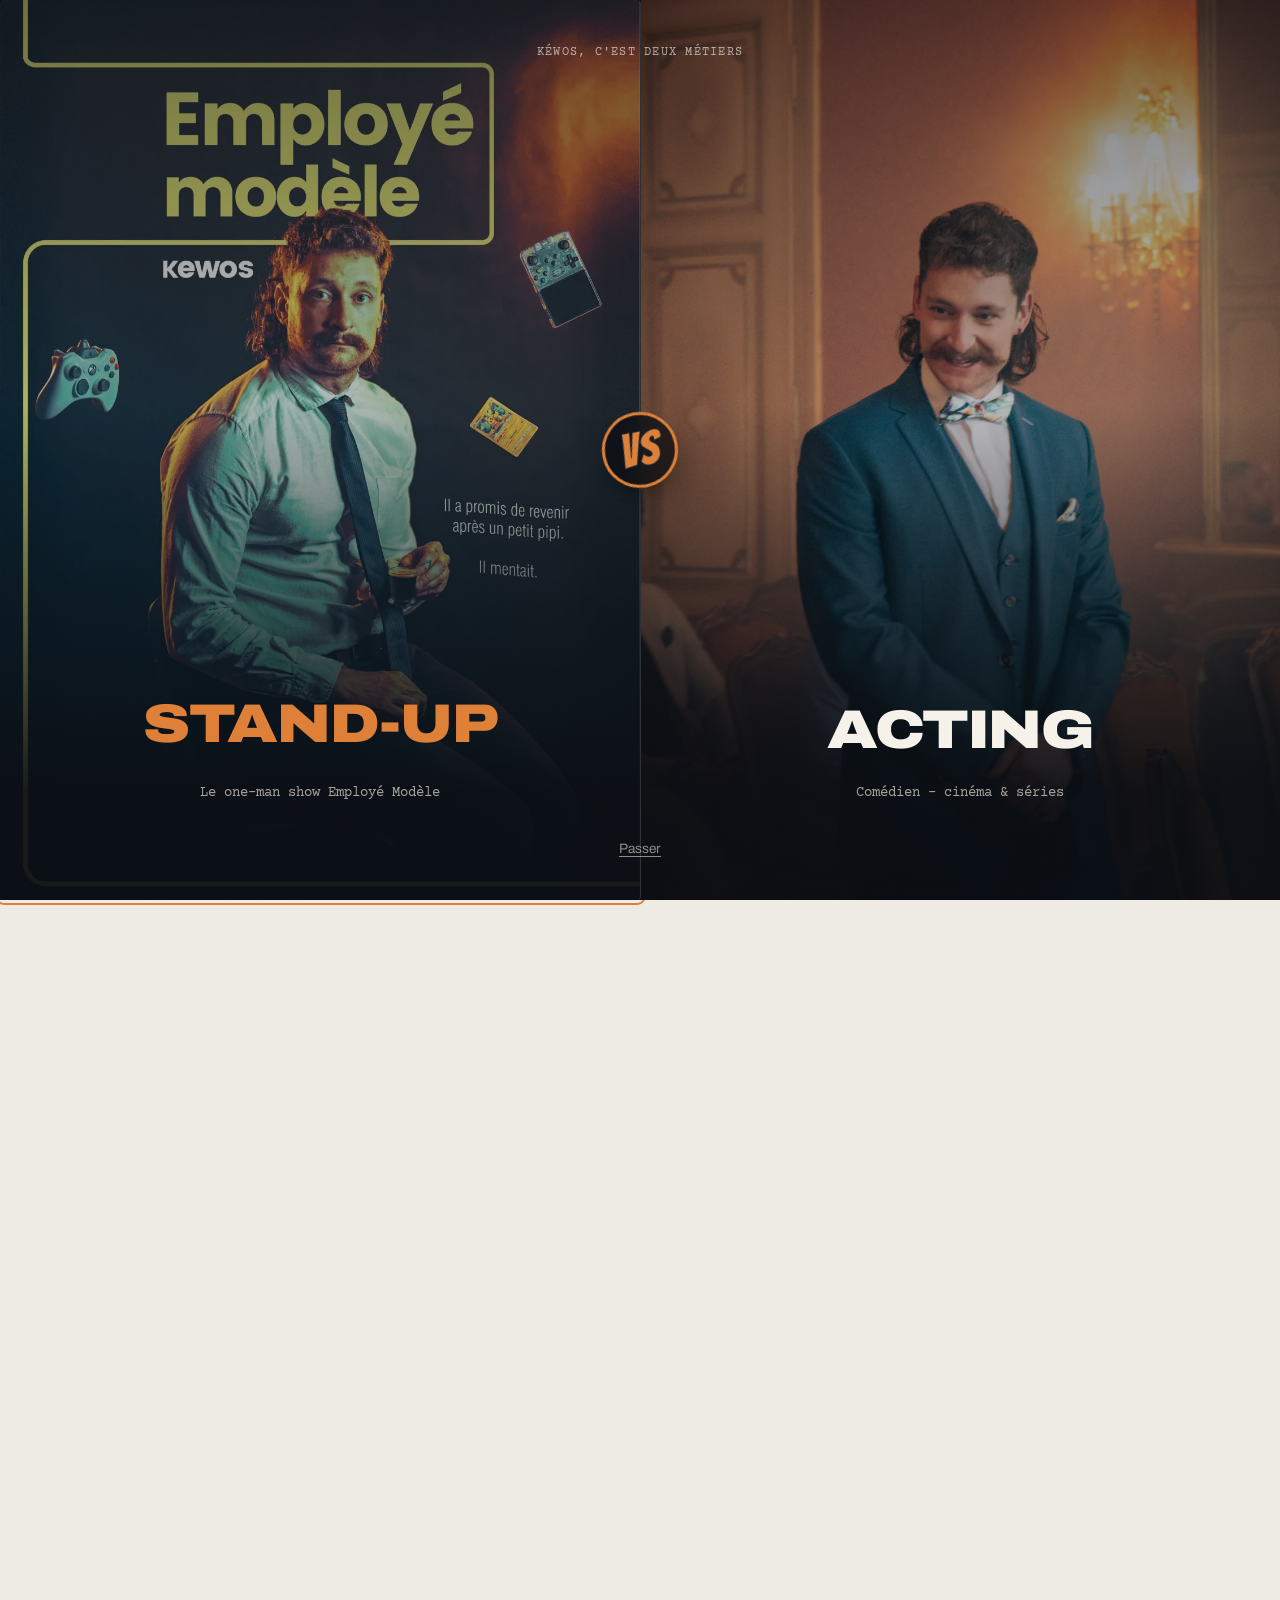
<file: index.html>
<!DOCTYPE html>
<html lang="fr">
<head>
<meta charset="utf-8">
<meta name="viewport" content="width=device-width, initial-scale=1">
<title>Kéwos – Employé Modèle | Site officiel de l'humoriste</title>
<meta name="description" content="Kéwos, acteur et humoriste originaire du Grand Est, en tournée avec son one-man show Employé Modèle. Toutes les dates, la billetterie, les vidéos et le contact pro.">
<link rel="canonical" href="https://www.lekewos.fr/">
<link rel="icon" href="favicon.svg" type="image/svg+xml">

<!-- Open Graph / partages : les réseaux exigent des adresses complètes -->
<meta property="og:type" content="website">
<meta property="og:locale" content="fr_FR">
<meta property="og:site_name" content="Kéwos">
<meta property="og:url" content="https://www.lekewos.fr/">
<meta property="og:title" content="Kéwos – Employé Modèle">
<meta property="og:description" content="Le one-man show de Kéwos sur les galères professionnelles et la grande question : « tu veux faire quoi plus tard ? »">
<meta property="og:image" content="https://www.lekewos.fr/images/partage.jpg">
<meta property="og:image:width" content="1200">
<meta property="og:image:height" content="630">
<meta name="twitter:card" content="summary_large_image">
<meta name="theme-color" content="#0F3043">

<link rel="preconnect" href="https://fonts.googleapis.com">
<link rel="preconnect" href="https://fonts.gstatic.com" crossorigin>
<link href="https://fonts.googleapis.com/css2?family=Archivo:ital,wdth,wght@0,62..125,100..900;1,62..125,100..900&family=Courier+Prime:wght@400;700&family=Bangers&display=swap" rel="stylesheet">
<link rel="stylesheet" href="css/style.css">

<!-- Fiche artiste pour Google -->
<script type="application/ld+json">
{
  "@context": "https://schema.org",
  "@type": "Person",
  "name": "Kéwos",
  "alternateName": "Kévin Ringenbach",
  "jobTitle": "Acteur, humoriste",
  "url": "https://www.lekewos.fr/",
  "image": "https://www.lekewos.fr/images/partage.jpg",
  "sameAs": [
    "https://www.instagram.com/le_kewos/",
    "https://www.tiktok.com/@le_kewos",
    "https://www.youtube.com/@le_kewos",
    "https://www.facebook.com/profile.php?id=61577376923058"
  ]
}
</script>
</head>
<body>

<a class="skip" href="#contenu">Aller au contenu</a>

<!-- ══════════ ÉCRAN DE CHOIX (Stand-up vs Acting) ══════════ -->
<div class="versus" id="versusGate" role="dialog" aria-modal="true" aria-label="Choisissez votre entrée : Stand-up ou Acting">
  <div class="versus-inner">
    <p class="versus-kicker">Kéwos, c'est deux métiers</p>

    <div class="versus-choices">
      <button class="versus-choice versus-standup" type="button" data-target="#accueil">
        <img src="images/stand-up.webp" alt=""
             data-try="images/stand-up.webp,images/stand-up.jpg,images/stand-up.jpeg,images/stand-up.png" decoding="async">
        <span class="versus-label">Stand-up</span>
        <span class="versus-sub">Le one-man show Employé Modèle</span>
      </button>

      <span class="versus-vs" aria-hidden="true">VS</span>

      <button class="versus-choice versus-acting" type="button" data-target="#acting">
        <img src="images/acting.webp" alt=""
             data-try="images/acting.webp,images/acting.jpg" decoding="async">
        <span class="versus-label">Acting</span>
        <span class="versus-sub">Comédien – cinéma &amp; séries</span>
      </button>
    </div>

    <button class="versus-skip" type="button" id="versusSkip">Passer</button>
  </div>
</div>

<header class="site-header" id="siteHeader">
  <div class="header-inner glass" data-glass>
    <a class="wordmark" href="#accueil">Kéwos</a>

    <nav class="nav" id="nav" aria-label="Navigation principale">
      <span class="nav-pill" aria-hidden="true"></span>
      <a href="#spectacle">Le spectacle</a>
      <a href="#avis">Avis</a>
      <a href="#acting">Acting</a>
      <a href="#dates">Dates</a>
      <a href="#videos">Vidéos</a>
      <a href="#parcours">Parcours</a>
      <a href="#pro">Pro</a>
    </nav>

    <a class="btn btn-solid header-cta" href="#dates">Réserver</a>

    <button class="burger" id="burger" aria-expanded="false" aria-controls="menuMobile" aria-label="Ouvrir le menu">
      <span></span><span></span>
    </button>
  </div>

  <div class="menu-mobile glass" id="menuMobile" data-glass hidden>
    <a href="#spectacle">Le spectacle</a>
    <a href="#avis">Avis du public</a>
    <a href="#acting">Acting</a>
    <a href="#dates">Dates</a>
    <a href="#videos">Vidéos</a>
    <a href="#parcours">Parcours</a>
    <a href="#pro">Contact pro</a>
    <a class="btn btn-solid" href="#dates">Réserver une place</a>
  </div>
</header>

<main id="contenu">

  <!-- ══════════ HERO ══════════ -->
  <section class="hero" id="accueil">
    <div class="hero-media">
      <!-- images/scene.webp : hero-section.jpg allégée (53 Ko au lieu de 2 Mo). -->
      <img src="images/scene.webp" alt="Kéwos sur scène dans son spectacle Employé Modèle"
           data-try="images/scene.webp,hero-section.jpg"
           fetchpriority="high" decoding="async">
    </div>

    <div class="hero-body">
      <p class="hero-kicker">One-man show – écrit et joué par Kévin Ringenbach</p>
      <h1 class="hero-title"><span class="l1">Kéwos</span><span class="l2"><span class="type-line">Employé</span><span class="type-line">Modèle</span></span></h1>
      <p class="hero-pitch">Depuis le collège, une seule question : « tu veux faire quoi plus tard&nbsp;? » Quinze ans de boulots plus tard, toujours pas de réponse. Mais un spectacle, oui.</p>
      <div class="hero-actions">
        <a class="btn btn-solid btn-lg" href="#dates">Voir les dates</a>
        <a class="btn btn-glass btn-lg" href="#videos" data-glass>Regarder les vidéos</a>
      </div>
    </div>

    <!-- Recalculé par le script à partir de la liste des dates (prochaine date non complète). -->
    <a class="hero-next" href="#dates">
      <span class="hero-next-label">Prochaine date</span>
      <span class="hero-next-value">09.12 – Lille (59)</span>
      <span class="hero-next-cta">Il reste des places</span>
    </a>
  </section>

  <!-- ══════════ LE SPECTACLE ══════════ -->
  <section class="section spectacle" id="spectacle">
    <div class="wrap grid-spectacle">

      <div class="fiche" data-reveal>
        <h2 class="section-title">Le spectacle</h2>

        <dl class="fiche-meta">
          <div><dt>Intitulé du poste</dt><dd>Employé Modèle</dd></div>
          <div><dt>Durée</dt><dd>1 h 20, sans pause syndicale</dd></div>
          <div><dt>Public</dt><dd>À partir de 12 ans</dd></div>
          <div><dt>Expérience exigée</dt><dd>Avoir déjà douté un lundi matin</dd></div>
        </dl>

        <div class="prose">
          <p>Kéwos raconte son parcours professionnel : l'entreprise familiale, le food truck, le magasin bio, les figurations, et cette impression tenace que tout le monde autour de lui avait reçu un plan de carrière sauf lui.</p>
          <p>À force de vouloir cocher les cases – le CDI, le crédit, la vie rangée – il enchaîne les postes sans jamais savoir ce qu'il veut vraiment. Entre absurde et sincérité, il transforme ses plantages en spectacle et vous invite à rire de vos propres questions restées sans réponse.</p>
          <p class="prose-out">Il a promis de revenir après un petit pipi. Il mentait.</p>
        </div>

        <a class="btn btn-solid" href="#dates">Réserver une place</a>
      </div>

      <figure class="affiche" data-reveal>
        <img src="images/affiche.webp" alt="Affiche du spectacle Employé Modèle"
             data-try="images/affiche.webp,affiche.jpg,affiche.png,affiche.webp" loading="lazy" decoding="async">
        <figcaption>Employé Modèle – en tournée dans le Grand Est et partout ailleurs</figcaption>
      </figure>

    </div>
  </section>

  <!-- ══════════ AVIS DU PUBLIC ══════════ -->
  <!--
    Avis repris tels quels de Billet Réduc (note et nombre d'avis relevés le 16/10/2026) :
    https://www.billetreduc.com/spectacle/kewos-employe-modele-402364/avis
    Penser à mettre le nombre à jour de temps en temps (ici et sur sousbock.html).
  -->
  <section class="section avis-section" id="avis">
    <div class="wrap">
      <header class="section-head" data-reveal>
        <h2 class="section-title">Ils y étaient</h2>
        <p class="section-note">Ce que les spectateurs en disent sur Billet Réduc. Le public ne ment pas, il est juste parfois un peu enthousiaste.</p>
      </header>

      <dl class="avis-stats" data-stagger>
        <div data-reveal><dt>note moyenne sur Billet Réduc</dt><dd>10/10</dd></div>
        <div data-reveal><dt>avis de spectateurs</dt><dd>141</dd></div>
        <div data-reveal><dt>prix du public (Drôlement bien) et prix du jury (Les Otarires)</dt><dd>2 prix</dd></div>
      </dl>

      <div class="avis-grid" data-stagger>
        <figure class="avis" data-reveal>
          <p class="avis-stars" aria-label="10 sur 10">★★★★★</p>
          <h3>Une pépite à découvrir</h3>
          <blockquote><p>«&nbsp;Si vous avez l'occasion, allez le voir sur scène, ça vaut vraiment le détour. J'ai découvert Kéwos sur Instagram depuis peu et j'ai accroché dès les premiers sketchs. De passage également sur Avignon, je n'ai pas hésité&nbsp;! Une très belle découverte, et je vais suivre la suite avec plaisir&nbsp;! Je recommande à 100&nbsp;%.&nbsp;»</p></blockquote>
          <figcaption>Jessica <span>· juillet 2026</span></figcaption>
        </figure>
        <figure class="avis" data-reveal>
          <p class="avis-stars" aria-label="10 sur 10">★★★★★</p>
          <h3>Un spectacle qui tue&nbsp;!</h3>
          <blockquote><p>«&nbsp;Drôle et émouvant, c'est bien écrit et très malin&nbsp;! Avec une super première partie qui met en appétit, c'était génial&nbsp;!&nbsp;»</p></blockquote>
          <figcaption>Bénédicte <span>· septembre 2026</span></figcaption>
        </figure>
        <figure class="avis" data-reveal>
          <p class="avis-stars" aria-label="10 sur 10">★★★★★</p>
          <h3>Une bonne surprise</h3>
          <blockquote><p>«&nbsp;Nous avons pris nos billets sans trop savoir à quoi nous attendre, juste après avoir découvert un de ses sketches sur Instagram. Nous n'avons pas regretté notre soirée. Un spectacle drôle et sans temps morts où Kéwos donne de sa personne en incarnant divers personnages&nbsp;; celui du grand-père laisse transparaître ses origines alsaciennes. Kéwos est parvenu à nous tenir en haleine jusqu'à la fin, d'ailleurs plutôt inattendue.&nbsp;»</p></blockquote>
          <figcaption>Arlette <span>· juillet 2026</span></figcaption>
        </figure>
        <figure class="avis" data-reveal>
          <p class="avis-stars" aria-label="10 sur 10">★★★★★</p>
          <h3>Kevinou au top</h3>
          <blockquote><p>«&nbsp;Bravo pour ce moment rempli d'amour, d'authenticité et surtout de fou rire&nbsp;!&nbsp;»</p></blockquote>
          <figcaption>Nicolas <span>· septembre 2026</span></figcaption>
        </figure>
        <figure class="avis" data-reveal>
          <p class="avis-stars" aria-label="10 sur 10">★★★★★</p>
          <h3>Excellent</h3>
          <blockquote><p>«&nbsp;Kéwos a vraiment été excellent, autant dans la manière de nous faire rire que dans l'accueil de ses spectateurs. Je recommande à 100&nbsp;%.&nbsp;»</p></blockquote>
          <figcaption>Morgan <span>· juillet 2026</span></figcaption>
        </figure>
        <figure class="avis" data-reveal>
          <p class="avis-stars" aria-label="10 sur 10">★★★★★</p>
          <h3>Franchement top</h3>
          <blockquote><p>«&nbsp;On a passé un super moment du début à la fin, un spectacle drôle, authentique et aussi émouvant, merci encore&nbsp;!&nbsp;»</p></blockquote>
          <figcaption>Léa <span>· septembre 2026</span></figcaption>
        </figure>
      </div>

      <p class="avis-source" data-reveal><a href="https://www.billetreduc.com/spectacle/kewos-employe-modele-402364/avis" target="_blank" rel="noopener">Lire les 141 avis sur Billet Réduc</a></p>
    </div>
  </section>

  <!-- ══════════ ACTING ══════════ -->
  <!-- Crédits et bande démo repris du site officiel lekewos.fr. -->
  <section class="section acting" id="acting">
    <div class="wrap grid-acting">

      <figure class="acting-still" data-reveal>
        <img src="images/acting.webp" alt="Kéwos, alias Kévin Ringenbach, en tournage"
             data-try="images/acting.webp,images/acting.jpg" loading="lazy" decoding="async">
        <figcaption>Kévin Ringenbach – comédien pour le cinéma et les séries</figcaption>
      </figure>

      <div class="fiche" data-reveal>
        <h2 class="section-title">Acting</h2>

        <dl class="fiche-meta">
          <div><dt>Nom de scène</dt><dd>Kéwos</dd></div>
          <div><dt>Nom civil</dt><dd>Kévin Ringenbach</dd></div>
          <div><dt>Cinéma</dt><dd>L'Amour ouf, Claude, Du fioul dans les artères</dd></div>
          <div><dt>TV &amp; séries</dt><dd>Scènes de ménages, Face à Face (S3), Le Livreur de Noël, César Wagner (S3), Tapie (Netflix)</dd></div>
          <div><dt>Basé à</dt><dd>Grand Est – mobile France entière</dd></div>
        </dl>

        <!-- Crédits repris du CV (documents/kewos-cv.pdf). -->
        <div class="prose">
          <p>Avant la scène, il y a eu les plateaux, et il y en a toujours&nbsp;: une silhouette dans <em>L'Amour ouf</em> de Gilles Lellouche, des rôles dans <em>Claude</em> de Clément Michel et <em>Du fioul dans les artères</em>, à la télévision dans <em>Scènes de ménages</em>, <em>Face à Face</em> ou <em>César Wagner</em>, et Rudi Völler dans <em>Tapie</em> sur Netflix.</p>
          <p>Aujourd'hui, Kéwos continue de mener les deux de front – la scène du stand-up et celle du tournage – avec la même énergie comique.</p>
        </div>

        <!-- Extrait M6 hébergé sur le site (videos/scenes-de-menages.mp4). -->
        <p class="acting-tv-kicker">Vu à la télé</p>
        <button class="video-play acting-tv" type="button" data-video="videos/scenes-de-menages.mp4" data-title="Kéwos dans Scènes de ménages (M6)">
          <img src="images/scenes-de-menages.webp" alt="" loading="lazy" decoding="async">
          <span class="video-icon" aria-hidden="true"></span>
          <span class="video-label">Kéwos dans Scènes de ménages<em>M6 · 40 s</em></span>
        </button>

        <div class="fiche-actions">
          <button class="btn btn-solid" type="button" data-yt="v7IOo6DcUmQ" data-title="Bande démo – Kévin Ringenbach">Voir la bande démo</button>
          <a class="btn btn-line" href="casting.html">Contacter pour un casting</a>
        </div>
        <p class="fiche-docs">À télécharger&nbsp;: <a href="documents/kewos-cv.pdf" target="_blank" rel="noopener">CV</a> · <a href="documents/kewos-book-photos.pdf" target="_blank" rel="noopener">Book photos</a> <span>(PDF)</span></p>
      </div>

    </div>
  </section>

  <!-- ══════════ DATES ══════════ -->
  <!--
    Dates à venir uniquement, reprises de taplink.cc/kewos le 07/11/2026 (heures : billetteries des salles).
    Une date passée disparaît d'elle-même le lendemain grâce au script, mais pensez
    à la retirer ici aussi. Pour une date complète : <span class="stamp">Complet</span>.
  -->
  <section class="section dates" id="dates">
    <div class="wrap">
      <header class="section-head" data-reveal>
        <h2 class="section-title">Les dates</h2>
        <p class="section-note">Une salle près de chez vous manque à l'appel&nbsp;? <a href="#pro">Écrivez-moi</a>, je transmets aux programmateurs.</p>
      </header>

      <ol class="date-list" data-stagger>

        <li class="date-row" data-reveal>
          <time class="date-when" datetime="2026-11-11"><span class="d">11</span><span class="m">nov.</span><span class="y">2026</span></time>
          <span class="date-where"><strong>Strasbourg</strong><em>(67) · La Péniche Mécanique</em></span>
          <span class="date-status"><span class="stamp">Complet</span></span>
        </li>

        <li class="date-row" data-reveal>
          <time class="date-when" datetime="2026-12-09T21:00"><span class="d">09</span><span class="m">déc.</span><span class="y">2026</span></time>
          <span class="date-where"><strong>Lille</strong><em>(59) · Le Spotlight · 21h</em></span>
          <span class="date-status"><a class="btn btn-line" href="https://billetterie-spotlight.mapado.com/event/693629-kewos-employe-modele?eventDate=2679991" target="_blank" rel="noopener">Réserver</a></span>
        </li>

        <li class="date-row" data-reveal>
          <time class="date-when" datetime="2026-12-30T19:45"><span class="d">30</span><span class="m">déc.</span><span class="y">2026</span></time>
          <span class="date-where"><strong>Paris</strong><em>(75) · Théâtre La Boussole · 19h45</em></span>
          <span class="date-status"><a class="btn btn-line" href="https://www.vostickets.fr/Billet/FR/representation-THEATRE_BOUSSOLE-36565-0.wb" target="_blank" rel="noopener">Réserver</a></span>
        </li>

        <li class="date-row" data-reveal>
          <time class="date-when" datetime="2027-01-27T20:00"><span class="d">27</span><span class="m">janv.</span><span class="y">2027</span></time>
          <span class="date-where"><strong>Metz</strong><em>(57) · La Comédie de Metz · 20h</em></span>
          <span class="date-status"><a class="btn btn-line" href="https://comediedemetz.mapado.com/event/855535-kewos-dans-employe-modele" target="_blank" rel="noopener">Réserver</a></span>
        </li>

        <li class="date-row" data-reveal>
          <time class="date-when" datetime="2027-01-29T20:30"><span class="d">29</span><span class="m">janv.</span><span class="y">2027</span></time>
          <span class="date-where"><strong>Ribeauvillé</strong><em>(68) · Casino Barrière · 20h30</em></span>
          <span class="date-status"><span class="stamp">Complet</span></span>
        </li>

        <li class="date-row" data-reveal>
          <time class="date-when" datetime="2027-01-30T20:30"><span class="d">30</span><span class="m">janv.</span><span class="y">2027</span></time>
          <span class="date-where"><strong>Ribeauvillé</strong><em>(68) · Casino Barrière · 20h30</em></span>
          <span class="date-status"><span class="stamp">Complet</span></span>
        </li>

        <li class="date-row" data-reveal>
          <time class="date-when" datetime="2027-02-02"><span class="d">02</span><span class="m">févr.</span><span class="y">2027</span></time>
          <span class="date-where"><strong>Gerstheim</strong><em>(67) · Bistrot éphémère</em></span>
          <span class="date-status"><a class="btn btn-line" href="https://www.helloasso.com/associations/association-hbc-gerstheim/evenements/bistrot-ephemere-spectacle-kewos-1" target="_blank" rel="noopener">Réserver</a></span>
        </li>

        <li class="date-row" data-reveal>
          <time class="date-when" datetime="2027-02-17T20:00"><span class="d">17</span><span class="m">févr.</span><span class="y">2027</span></time>
          <span class="date-where"><strong>Besançon</strong><em>(25) · La Comédie de Besançon · 20h</em></span>
          <span class="date-status"><a class="btn btn-line" href="https://billetterie-comediedebesancon.mapado.com/event/861548-kewos-employe-modele" target="_blank" rel="noopener">Réserver</a></span>
        </li>

        <li class="date-row" data-reveal>
          <time class="date-when" datetime="2027-03-04"><span class="d">04</span><span class="m">mars</span><span class="y">2027</span></time>
          <span class="date-where"><strong>Brive-la-Gaillarde</strong><em>(19) · L’Improviste</em></span>
          <span class="date-status"><a class="btn btn-line" href="https://www.billetweb.fr/kewos-dans-employe-modele&amp;multi=44404&amp;ref=44404&amp;color=E53170&amp;parent=1" target="_blank" rel="noopener">Réserver</a></span>
        </li>

        <li class="date-row" data-reveal>
          <time class="date-when" datetime="2027-03-05T21:15"><span class="d">05</span><span class="m">mars</span><span class="y">2027</span></time>
          <span class="date-where"><strong>Toulouse</strong><em>(31) · Le Citron Bleu · 21h15</em></span>
          <span class="date-status"><a class="btn btn-line" href="https://www.lecitronbleu.fr/la-programmation/employe-modele-5/individual-registration" target="_blank" rel="noopener">Réserver</a></span>
        </li>

        <li class="date-row" data-reveal>
          <time class="date-when" datetime="2027-03-06T21:15"><span class="d">06</span><span class="m">mars</span><span class="y">2027</span></time>
          <span class="date-where"><strong>Toulouse</strong><em>(31) · Le Citron Bleu · 21h15</em></span>
          <span class="date-status"><a class="btn btn-line" href="https://www.lecitronbleu.fr/la-programmation/employe-modele-6/individual-registration" target="_blank" rel="noopener">Réserver</a></span>
        </li>

      </ol>
    </div>
  </section>

  <!-- ══════════ VIDÉOS ══════════ -->
  <section class="section videos" id="videos">
    <div class="wrap">
      <header class="section-head" data-reveal>
        <h2 class="section-title">Vidéos</h2>
        <p class="section-note">Le spectacle, les passages sur scène, et quelques trucs filmés dans une cuisine.</p>
      </header>

      <!-- Vidéos YouTube de @le_kewos reprises de lekewos.fr. data-yt = ce qui suit v= dans l'adresse. -->
      <p class="videos-kicker" data-reveal>Sur YouTube</p>
      <div class="video-grid" data-stagger>
        <article class="video" data-reveal>
          <button class="video-play" data-yt="4GRtOl8VH_w" data-title="Employé Modèle">
            <img src="https://i.ytimg.com/vi/4GRtOl8VH_w/hqdefault.jpg" alt="" loading="lazy" decoding="async">
            <span class="video-icon" aria-hidden="true"></span>
            <span class="video-label">Employé Modèle<em>Lire la vidéo</em></span>
          </button>
        </article>
        <article class="video" data-reveal>
          <button class="video-play" data-yt="7wVqvTNIW6o" data-title="L'invité – Kéwos">
            <img src="https://i.ytimg.com/vi/7wVqvTNIW6o/hqdefault.jpg" alt="" loading="lazy" decoding="async">
            <span class="video-icon" aria-hidden="true"></span>
            <span class="video-label">L'invité – Kéwos<em>Lire la vidéo</em></span>
          </button>
        </article>
        <article class="video" data-reveal>
          <button class="video-play" data-yt="gYkX5cPIC4E" data-title="After show à l'Ed&amp;n de Sausheim">
            <img src="https://i.ytimg.com/vi/gYkX5cPIC4E/hqdefault.jpg" alt="" loading="lazy" decoding="async">
            <span class="video-icon" aria-hidden="true"></span>
            <span class="video-label">After show à l'Ed&amp;n de Sausheim<em>Lire la vidéo</em></span>
          </button>
        </article>
        <article class="video" data-reveal>
          <button class="video-play" data-yt="oW-xAyQh93s" data-title="T'as pas encore pris ta place ?">
            <img src="https://i.ytimg.com/vi/oW-xAyQh93s/hqdefault.jpg" alt="" loading="lazy" decoding="async">
            <span class="video-icon" aria-hidden="true"></span>
            <span class="video-label">T'as pas encore pris ta place&nbsp;?<em>Lire la vidéo</em></span>
          </button>
        </article>
      </div>

      <!-- Vrais Shorts YouTube de @le_kewos. -->
      <p class="videos-kicker" data-reveal>Avec Papy</p>
      <div class="shorts-grid" data-stagger>
        <article class="video video-short" data-reveal>
          <button class="video-play" data-yt="Fo1-hZzLWLo" data-ratio="9/16" data-title="La gnôle de Papy">
            <img src="https://i.ytimg.com/vi/Fo1-hZzLWLo/hqdefault.jpg" alt="" loading="lazy" decoding="async">
            <span class="video-icon" aria-hidden="true"></span>
            <span class="video-label">La gnôle de Papy<em>Lire le short</em></span>
          </button>
        </article>
        <article class="video video-short" data-reveal>
          <button class="video-play" data-yt="wF2DDT-vLxo" data-ratio="9/16" data-title="Le bois">
            <img src="https://i.ytimg.com/vi/wF2DDT-vLxo/hqdefault.jpg" alt="" loading="lazy" decoding="async">
            <span class="video-icon" aria-hidden="true"></span>
            <span class="video-label">Le bois<em>Lire le short</em></span>
          </button>
        </article>
        <article class="video video-short" data-reveal>
          <button class="video-play" data-yt="DBTcARFs3so" data-ratio="9/16" data-title="Le jardin">
            <img src="https://i.ytimg.com/vi/DBTcARFs3so/hqdefault.jpg" alt="" loading="lazy" decoding="async">
            <span class="video-icon" aria-hidden="true"></span>
            <span class="video-label">Le jardin<em>Lire le short</em></span>
          </button>
        </article>
      </div>

      <!-- Vraies publications vidéo de @le_kewos. Pour en ajouter une : ouvrir le reel/post sur
           Instagram → icône ⋯ → « Intégrer » → copier l'URL et la coller dans un nouvel article,
           en suivant exactement le modèle ci-dessous (deux data-instgrm-permalink identiques). -->
      <p class="videos-kicker" data-reveal>Sur Instagram</p>
      <div class="insta-grid" data-stagger>
        <article class="insta-card" data-reveal>
          <blockquote class="instagram-media" data-instgrm-permalink="https://www.instagram.com/reel/DVv6uUaCENL/" data-instgrm-version="14">
            <a href="https://www.instagram.com/reel/DVv6uUaCENL/" target="_blank" rel="noopener">Voir sur Instagram</a>
          </blockquote>
        </article>
        <article class="insta-card" data-reveal>
          <blockquote class="instagram-media" data-instgrm-permalink="https://www.instagram.com/reel/DTaXDFFDaus/" data-instgrm-version="14">
            <a href="https://www.instagram.com/reel/DTaXDFFDaus/" target="_blank" rel="noopener">Voir sur Instagram</a>
          </blockquote>
        </article>
        <article class="insta-card" data-reveal>
          <blockquote class="instagram-media" data-instgrm-permalink="https://www.instagram.com/p/DGVdkOFoYPr/" data-instgrm-version="14">
            <a href="https://www.instagram.com/p/DGVdkOFoYPr/" target="_blank" rel="noopener">Voir sur Instagram</a>
          </blockquote>
        </article>
      </div>

      <p class="videos-more" data-reveal>Le reste est sur <a class="link-glass" href="https://www.instagram.com/le_kewos/" data-glass target="_blank" rel="noopener">Instagram</a> et <a class="link-glass" href="https://www.youtube.com/@le_kewos" data-glass target="_blank" rel="noopener">YouTube</a>.</p>
    </div>
  </section>

  <!-- ══════════ PARCOURS ══════════ -->
  <section class="section parcours" id="parcours">
    <div class="wrap grid-parcours">

      <div class="parcours-intro" data-reveal>
        <h2 class="section-title">Le parcours</h2>
        <p>Kévin Ringenbach, alias Kéwos, est né à Guebwiller et a mis quinze ans à trouver le seul métier où son CV devient un argument de vente.</p>
        <figure class="portrait">
          <img src="images/portrait.webp" alt="Portrait de Kéwos"
               data-try="images/portrait.webp,images/portrait.jpg,portrait.jpg,portrait.png" loading="lazy" decoding="async">
        </figure>
      </div>

      <ol class="cv" data-stagger>
        <li class="cv-item" data-reveal><span class="cv-year">2010</span><h3>Entreprise familiale</h3><p>Le plan tout tracé. Tracé par quelqu'un d'autre.</p></li>
        <li class="cv-item" data-reveal><span class="cv-year">2014</span><h3>Food truck</h3><p>Indépendance, liberté, friteuse.</p></li>
        <li class="cv-item" data-reveal><span class="cv-year">2017</span><h3>Magasin bio</h3><p>Vendre du sens à des gens qui en cherchaient aussi.</p></li>
        <li class="cv-item" data-reveal><span class="cv-year">2019</span><h3>Figuration cinéma &amp; séries</h3><p>Silhouettes et seconds rôles dans <em>Tapie</em>, <em>Le Livreur de Noël</em>, <em>Face à Face</em> et <em>César Wagner</em>.</p></li>
        <li class="cv-item cv-now" data-reveal><span class="cv-year">2022</span><h3>Humoriste</h3><p>Premier passage en scène ouverte. Le seul poste qu'il n'a jamais eu envie de quitter.</p></li>
      </ol>

    </div>
  </section>

  <!-- ══════════ ALERTE NOUVELLES DATES : DÉSACTIVÉE POUR LE MOMENT ══════════
    Pour la remettre : supprimer cette ligne de commentaire et la ligne « FIN » plus bas,
    puis rajouter le lien « Alerte nouvelles dates » dans le menu mobile.
    Chaque inscription arrive par e-mail sur le.kewos@gmail.com (service FormSubmit, voir js/main.js).

  <section class="section alerte" id="alerte">
    <div class="wrap alerte-inner" data-reveal>
      <div>
        <h2 class="section-title">Alerte nouvelles dates</h2>
        <p>Les places partent souvent avant l'annonce publique. Laissez votre e-mail et votre ville : vous serez prévenu en premier quand une date tombe près de chez vous.</p>
      </div>
      <form class="alerte-form" action="https://formsubmit.co/le.kewos@gmail.com" method="post" novalidate
            data-send data-success="C'est noté. Vous serez prévenu dès la prochaine annonce.">
        <input type="hidden" name="_subject" value="Alerte nouvelles dates – nouvelle inscription">
        <input type="hidden" name="_template" value="table">
        <input type="hidden" name="_captcha" value="false">
        <input class="hp" type="text" name="_honey" tabindex="-1" autocomplete="off" aria-hidden="true">
        <label class="field">
          <span>Votre e-mail</span>
          <input type="email" name="email" required autocomplete="email" placeholder="prenom@exemple.fr">
        </label>
        <label class="field">
          <span>Votre ville</span>
          <input type="text" name="Ville" autocomplete="address-level2" placeholder="Mulhouse">
        </label>
        <label class="check">
          <input type="checkbox" name="Consentement" value="Oui" required>
          <span>J'accepte de recevoir les annonces de dates par <span class="nowrap">e-mail</span>. Désinscription sur simple demande.</span>
        </label>
        <button class="btn btn-solid" type="submit">Me prévenir</button>
        <p class="form-msg" role="status" aria-live="polite"></p>
      </form>
    </div>
  </section>

  FIN DE L'ALERTE DÉSACTIVÉE ══════════ -->

  <!-- ══════════ PRO ══════════ -->
  <section class="section pro" id="pro">
    <div class="wrap grid-pro">

      <div>
        <header class="section-head" data-reveal>
          <h2 class="section-title">Espace pro</h2>
          <p class="section-note">Salles, festivals, comités d'entreprise, presse : voici où écrire.</p>
        </header>

        <div class="pro-grid" data-stagger>
          <div class="pro-card" data-reveal>
            <h3>Booking &amp; diffusion</h3>
            <p>Pour programmer Employé Modèle dans votre salle ou votre festival.</p>
            <a class="link-glass" href="mailto:le.kewos@gmail.com" data-glass>le.kewos@gmail.com</a>
          </div>
          <div class="pro-card" data-reveal>
            <h3>Presse</h3>
            <p>Demandes d'interview, dossier de presse, photos haute définition.</p>
            <a class="link-glass" href="mailto:le.kewos@gmail.com" data-glass>le.kewos@gmail.com</a>
          </div>
          <div class="pro-card" data-reveal>
            <h3>Entreprises &amp; privé</h3>
            <p>Soirées d'entreprise, arbres de Noël, séminaires. Oui, c'est ironique.</p>
            <a class="link-glass" href="mailto:le.kewos@gmail.com" data-glass>le.kewos@gmail.com</a>
          </div>
          <div class="pro-card" data-reveal>
            <h3>Casting</h3>
            <p>Directeurs de casting, productions, agents&nbsp;: un formulaire pour proposer un rôle.</p>
            <a class="link-glass" href="casting.html" data-glass>Proposer un rôle</a>
          </div>
        </div>
      </div>

      <figure class="contact-still" data-reveal>
        <img src="images/contact.jpg" alt="Kéwos sur scène, micro à la main"
             data-try="images/contact.jpg,images/contact.jpeg,images/contact.png" loading="lazy" decoding="async">
        <figcaption>Une salle, un festival, une entreprise ? Écrivez.</figcaption>
      </figure>

    </div>
  </section>

</main>

<footer class="site-footer">
  <div class="wrap footer-inner">
    <a class="wordmark footer-mark" href="#accueil">Kéwos</a>

    <nav class="footer-social" aria-label="Réseaux sociaux">
      <a href="https://www.instagram.com/le_kewos/" target="_blank" rel="noopener"><img src="images/icons/instagram.svg" alt="" aria-hidden="true">Instagram</a>
      <a href="https://www.tiktok.com/@le_kewos" target="_blank" rel="noopener"><img src="images/icons/tiktok.svg" alt="" aria-hidden="true">TikTok</a>
      <a href="https://www.youtube.com/@le_kewos" target="_blank" rel="noopener"><img src="images/icons/youtube.svg" alt="" aria-hidden="true">YouTube</a>
      <a href="https://www.facebook.com/profile.php?id=61577376923058" target="_blank" rel="noopener"><img src="images/icons/facebook.svg" alt="" aria-hidden="true">Facebook</a>
    </nav>

    <nav class="footer-links" aria-label="Liens utiles">
      <a href="#dates">Dates</a>
      <a href="#pro">Contact pro</a>
      <a href="casting.html">Casting</a>
      <a href="mentions-legales.html">Mentions légales</a>
    </nav>

    <p class="footer-legal">© <span id="year">2026</span> Kéwos – Employé Modèle. Tous droits réservés.</p>
  </div>
</footer>

<!-- Lecteur vidéo -->
<dialog class="lightbox" id="lightbox" aria-label="Lecteur vidéo">
  <button class="lightbox-close" id="lightboxClose" aria-label="Fermer la vidéo">Fermer</button>
  <div class="lightbox-frame" id="lightboxFrame" tabindex="-1" autofocus></div>
</dialog>

<!-- Rend les blockquotes .instagram-media de la section #videos en lecteurs natifs -->
<script async src="https://www.instagram.com/embed.js"></script>
<script src="js/main.js"></script>
</body>
</html>
</file>
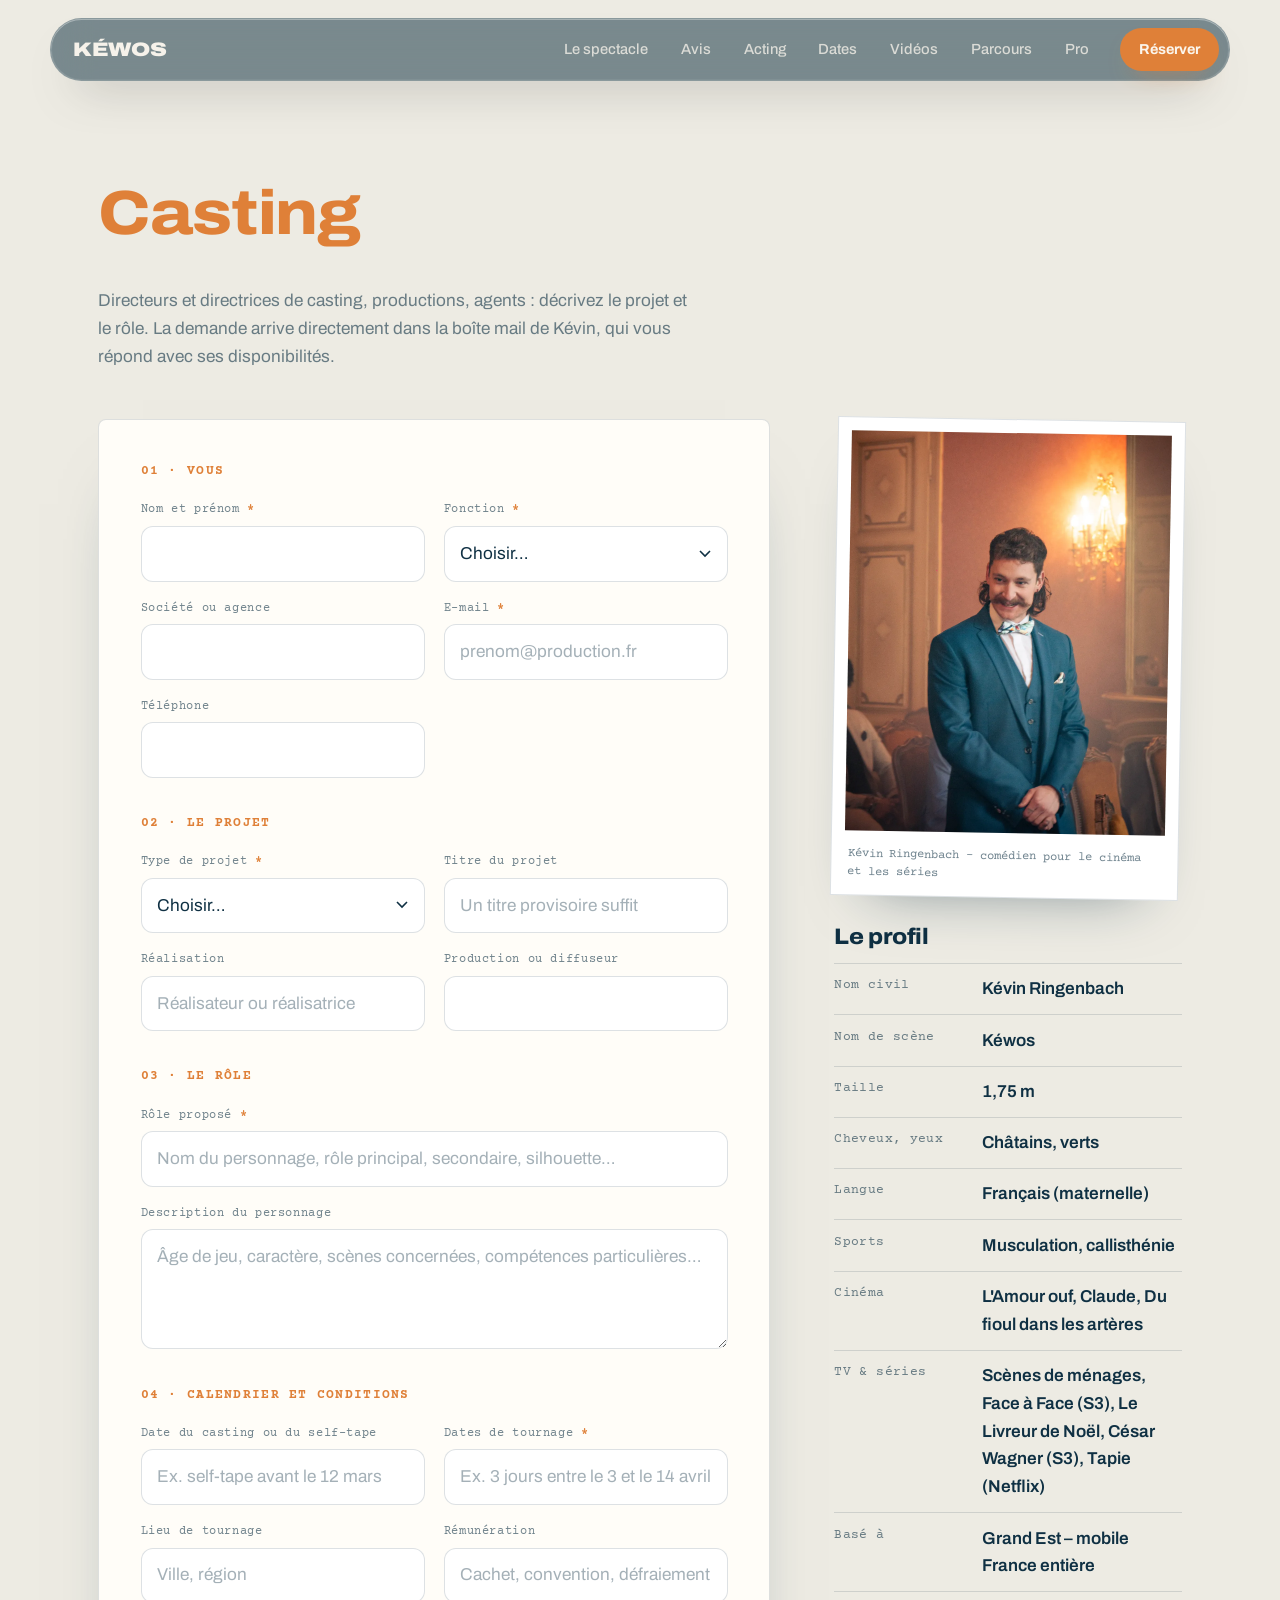
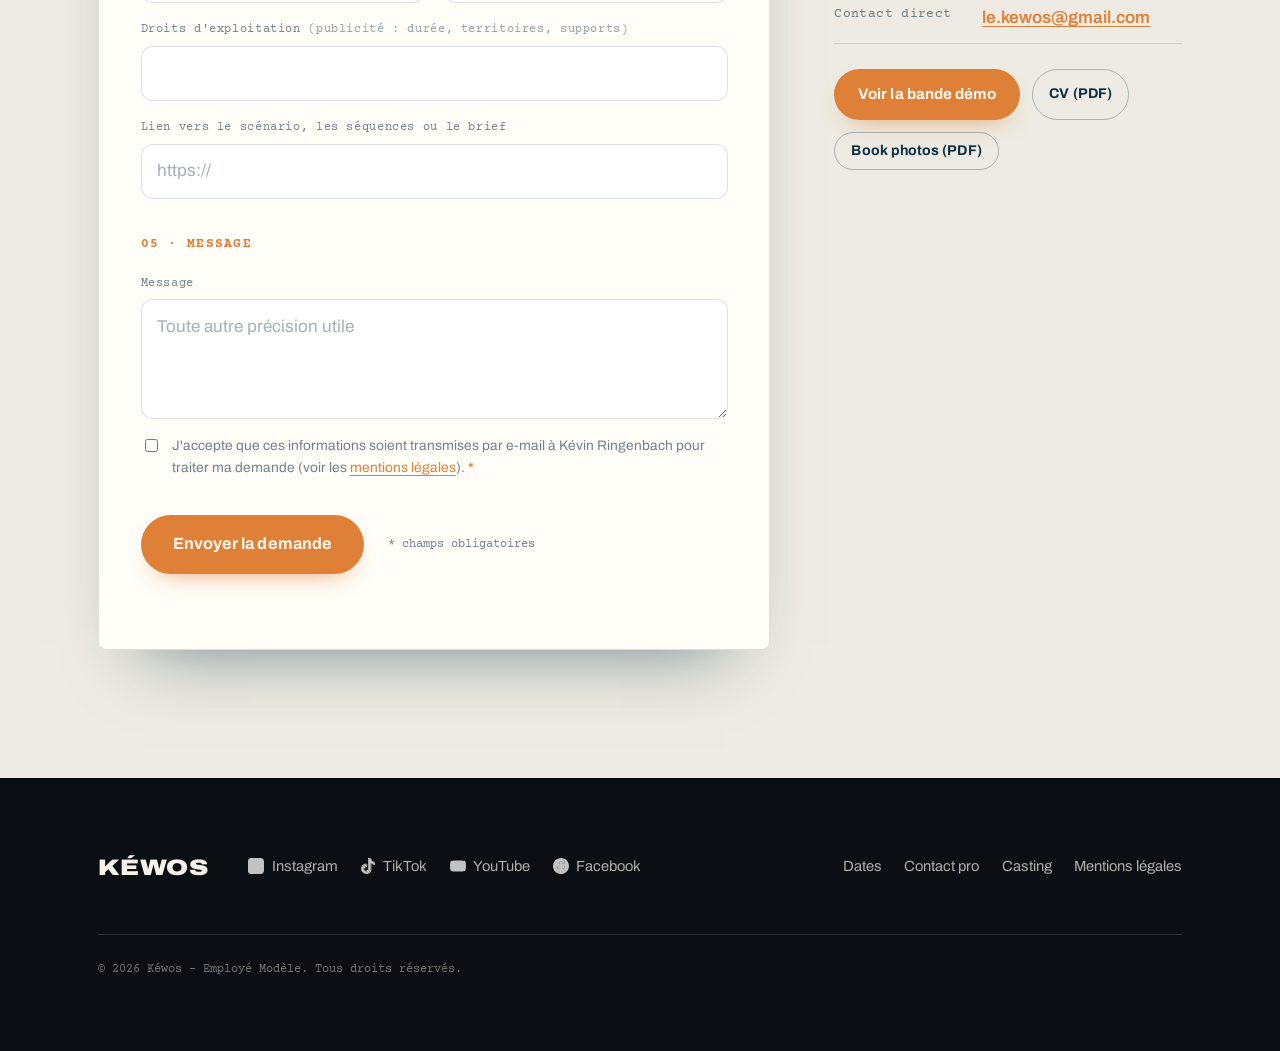
<file: casting.html>
<!DOCTYPE html>
<html lang="fr">
<head>
<meta charset="utf-8">
<meta name="viewport" content="width=device-width, initial-scale=1">
<title>Casting – Kévin Ringenbach (Kéwos), comédien</title>
<meta name="description" content="Directeurs de casting, productions, agents : proposez un rôle à Kévin Ringenbach, alias Kéwos, comédien basé dans le Grand Est (L'Amour ouf, Scènes de ménages, Tapie). CV, book photos et bande démo.">
<link rel="canonical" href="https://www.lekewos.fr/casting">
<link rel="icon" href="favicon.svg" type="image/svg+xml">
<meta name="theme-color" content="#0F3043">

<!-- Partages (lien envoyé à une production, à un agent…) -->
<meta property="og:type" content="website">
<meta property="og:locale" content="fr_FR">
<meta property="og:site_name" content="Kéwos">
<meta property="og:url" content="https://www.lekewos.fr/casting">
<meta property="og:title" content="Casting – Kévin Ringenbach (Kéwos), comédien">
<meta property="og:description" content="Proposer un rôle, voir la bande démo, télécharger le CV et le book photos.">
<meta property="og:image" content="https://www.lekewos.fr/images/partage.jpg">
<meta property="og:image:width" content="1200">
<meta property="og:image:height" content="630">
<meta name="twitter:card" content="summary_large_image">

<link rel="preconnect" href="https://fonts.googleapis.com">
<link rel="preconnect" href="https://fonts.gstatic.com" crossorigin>
<link href="https://fonts.googleapis.com/css2?family=Archivo:ital,wdth,wght@0,62..125,100..900;1,62..125,100..900&family=Courier+Prime:wght@400;700&family=Bangers&display=swap" rel="stylesheet">
<link rel="stylesheet" href="css/style.css">
</head>
<body class="page-casting">

<a class="skip" href="#contenu">Aller au contenu</a>

<header class="site-header" id="siteHeader">
  <div class="header-inner glass" data-glass>
    <a class="wordmark" href="index.html">Kéwos</a>

    <nav class="nav" id="nav" aria-label="Navigation principale">
      <span class="nav-pill" aria-hidden="true"></span>
      <a href="index.html#spectacle">Le spectacle</a>
      <a href="index.html#avis">Avis</a>
      <a href="index.html#acting">Acting</a>
      <a href="index.html#dates">Dates</a>
      <a href="index.html#videos">Vidéos</a>
      <a href="index.html#parcours">Parcours</a>
      <a href="index.html#pro">Pro</a>
    </nav>

    <a class="btn btn-solid header-cta" href="index.html#dates">Réserver</a>

    <button class="burger" id="burger" aria-expanded="false" aria-controls="menuMobile" aria-label="Ouvrir le menu">
      <span></span><span></span>
    </button>
  </div>

  <div class="menu-mobile glass" id="menuMobile" data-glass hidden>
    <a href="index.html#spectacle">Le spectacle</a>
    <a href="index.html#avis">Avis du public</a>
    <a href="index.html#acting">Acting</a>
    <a href="index.html#dates">Dates</a>
    <a href="index.html#videos">Vidéos</a>
    <a href="index.html#parcours">Parcours</a>
    <a href="index.html#pro">Contact pro</a>
    <a class="btn btn-solid" href="index.html#dates">Réserver une place</a>
  </div>
</header>

<main id="contenu">
  <section class="section">
    <div class="wrap">
      <h1 class="section-title">Casting</h1>
      <p class="casting-intro">Directeurs et directrices de casting, productions, agents&nbsp;: décrivez le projet et le rôle. La demande arrive directement dans la boîte mail de Kévin, qui vous répond avec ses disponibilités.</p>

      <div class="grid-casting">

        <!--
          Envoi vers le.kewos@gmail.com via FormSubmit (voir js/main.js).
          Les attributs name servent d'intitulés dans l'e-mail reçu : on peut les modifier.
          Le champ « email » doit garder ce nom : il sert d'adresse de réponse.
        -->
        <form class="form-light" action="https://formsubmit.co/le.kewos@gmail.com" method="post" novalidate
              data-send data-success="Demande envoyée, merci ! Kévin revient vers vous avec ses disponibilités.">
          <input type="hidden" name="_subject" value="Casting – nouvelle demande">
          <input type="hidden" name="_template" value="table">
          <input type="hidden" name="_captcha" value="false">
          <input class="hp" type="text" name="_honey" tabindex="-1" autocomplete="off" aria-hidden="true">

          <fieldset>
            <legend>01 · Vous</legend>
            <div class="form-grid">
              <label class="field">
                <span>Nom et prénom <b class="req" aria-hidden="true">*</b></span>
                <input type="text" name="Nom" required autocomplete="name">
              </label>
              <label class="field">
                <span>Fonction <b class="req" aria-hidden="true">*</b></span>
                <select name="Fonction" required>
                  <option value="">Choisir…</option>
                  <option>Directeur ou directrice de casting</option>
                  <option>Assistant·e casting</option>
                  <option>Réalisateur ou réalisatrice</option>
                  <option>Production</option>
                  <option>Agent·e artistique</option>
                  <option>Autre</option>
                </select>
              </label>
              <label class="field">
                <span>Société ou agence</span>
                <input type="text" name="Société" autocomplete="organization">
              </label>
              <label class="field">
                <span>E-mail <b class="req" aria-hidden="true">*</b></span>
                <input type="email" name="email" required autocomplete="email" placeholder="prenom@production.fr">
              </label>
              <label class="field">
                <span>Téléphone</span>
                <input type="tel" name="Téléphone" autocomplete="tel">
              </label>
            </div>
          </fieldset>

          <fieldset>
            <legend>02 · Le projet</legend>
            <div class="form-grid">
              <label class="field">
                <span>Type de projet <b class="req" aria-hidden="true">*</b></span>
                <select name="Type de projet" required>
                  <option value="">Choisir…</option>
                  <option>Long-métrage</option>
                  <option>Série ou téléfilm</option>
                  <option>Court-métrage</option>
                  <option>Publicité</option>
                  <option>Clip</option>
                  <option>Contenu web ou réseaux sociaux</option>
                  <option>Théâtre ou spectacle vivant</option>
                  <option>Doublage ou voix</option>
                  <option>Autre</option>
                </select>
              </label>
              <label class="field">
                <span>Titre du projet</span>
                <input type="text" name="Titre du projet" placeholder="Un titre provisoire suffit">
              </label>
              <label class="field">
                <span>Réalisation</span>
                <input type="text" name="Réalisation" placeholder="Réalisateur ou réalisatrice">
              </label>
              <label class="field">
                <span>Production ou diffuseur</span>
                <input type="text" name="Production / diffuseur">
              </label>
            </div>
          </fieldset>

          <fieldset>
            <legend>03 · Le rôle</legend>
            <div class="form-grid">
              <label class="field field-full">
                <span>Rôle proposé <b class="req" aria-hidden="true">*</b></span>
                <input type="text" name="Rôle" required placeholder="Nom du personnage, rôle principal, secondaire, silhouette…">
              </label>
              <label class="field field-full">
                <span>Description du personnage</span>
                <textarea name="Description du personnage" placeholder="Âge de jeu, caractère, scènes concernées, compétences particulières…"></textarea>
              </label>
            </div>
          </fieldset>

          <fieldset>
            <legend>04 · Calendrier et conditions</legend>
            <div class="form-grid">
              <label class="field">
                <span>Date du casting ou du self-tape</span>
                <input type="text" name="Date casting / self-tape" placeholder="Ex. self-tape avant le 12 mars">
              </label>
              <label class="field">
                <span>Dates de tournage <b class="req" aria-hidden="true">*</b></span>
                <input type="text" name="Dates de tournage" required placeholder="Ex. 3 jours entre le 3 et le 14 avril">
              </label>
              <label class="field">
                <span>Lieu de tournage</span>
                <input type="text" name="Lieu de tournage" placeholder="Ville, région">
              </label>
              <label class="field">
                <span>Rémunération</span>
                <input type="text" name="Rémunération" placeholder="Cachet, convention, défraiement">
              </label>
              <label class="field field-full">
                <span>Droits d'exploitation <small>(publicité : durée, territoires, supports)</small></span>
                <input type="text" name="Droits d'exploitation">
              </label>
              <label class="field field-full">
                <span>Lien vers le scénario, les séquences ou le brief</span>
                <input type="url" name="Lien documents" placeholder="https://">
              </label>
            </div>
          </fieldset>

          <fieldset>
            <legend>05 · Message</legend>
            <div class="form-grid">
              <label class="field field-full">
                <span>Message</span>
                <textarea name="Message" placeholder="Toute autre précision utile"></textarea>
              </label>
              <label class="check field-full">
                <input type="checkbox" name="Consentement" value="Oui" required>
                <span>J'accepte que ces informations soient transmises par e-mail à Kévin Ringenbach pour traiter ma demande (voir les <a href="mentions-legales.html">mentions légales</a>). <b class="req" aria-hidden="true">*</b></span>
              </label>
            </div>
          </fieldset>

          <div class="form-foot">
            <button class="btn btn-solid btn-lg" type="submit">Envoyer la demande</button>
            <p class="form-note">* champs obligatoires</p>
            <p class="form-msg" role="status" aria-live="polite"></p>
          </div>
        </form>

        <aside class="casting-aside" aria-labelledby="profilTitre">
          <figure class="acting-still">
            <img src="images/acting.webp" alt="Kévin Ringenbach, alias Kéwos, en tournage" loading="lazy" decoding="async">
            <figcaption>Kévin Ringenbach – comédien pour le cinéma et les séries</figcaption>
          </figure>

          <h2 id="profilTitre">Le profil</h2>
          <dl class="fiche-meta">
            <div><dt>Nom civil</dt><dd>Kévin Ringenbach</dd></div>
            <div><dt>Nom de scène</dt><dd>Kéwos</dd></div>
            <div><dt>Taille</dt><dd>1,75 m</dd></div>
            <div><dt>Cheveux, yeux</dt><dd>Châtains, verts</dd></div>
            <div><dt>Langue</dt><dd>Français (maternelle)</dd></div>
            <div><dt>Sports</dt><dd>Musculation, callisthénie</dd></div>
            <div><dt>Cinéma</dt><dd>L'Amour ouf, Claude, Du fioul dans les artères</dd></div>
            <div><dt>TV &amp; séries</dt><dd>Scènes de ménages, Face à Face (S3), Le Livreur de Noël, César Wagner (S3), Tapie (Netflix)</dd></div>
            <div><dt>Basé à</dt><dd>Grand Est – mobile France entière</dd></div>
            <div><dt>Contact direct</dt><dd><a href="mailto:le.kewos@gmail.com">le.kewos@gmail.com</a></dd></div>
          </dl>

          <!-- Profil et crédits repris du CV et du book (dossier documents/). -->
          <div class="fiche-actions">
            <button class="btn btn-solid" type="button" data-yt="v7IOo6DcUmQ" data-title="Bande démo – Kévin Ringenbach">Voir la bande démo</button>
            <a class="btn btn-line" href="documents/kewos-cv.pdf" target="_blank" rel="noopener">CV (PDF)</a>
            <a class="btn btn-line" href="documents/kewos-book-photos.pdf" target="_blank" rel="noopener">Book photos (PDF)</a>
          </div>
        </aside>

      </div>
    </div>
  </section>
</main>

<footer class="site-footer">
  <div class="wrap footer-inner">
    <a class="wordmark footer-mark" href="index.html">Kéwos</a>

    <nav class="footer-social" aria-label="Réseaux sociaux">
      <a href="https://www.instagram.com/le_kewos/" target="_blank" rel="noopener"><img src="images/icons/instagram.svg" alt="" aria-hidden="true">Instagram</a>
      <a href="https://www.tiktok.com/@le_kewos" target="_blank" rel="noopener"><img src="images/icons/tiktok.svg" alt="" aria-hidden="true">TikTok</a>
      <a href="https://www.youtube.com/@le_kewos" target="_blank" rel="noopener"><img src="images/icons/youtube.svg" alt="" aria-hidden="true">YouTube</a>
      <a href="https://www.facebook.com/profile.php?id=61577376923058" target="_blank" rel="noopener"><img src="images/icons/facebook.svg" alt="" aria-hidden="true">Facebook</a>
    </nav>

    <nav class="footer-links" aria-label="Liens utiles">
      <a href="index.html#dates">Dates</a>
      <a href="index.html#pro">Contact pro</a>
      <a href="casting.html">Casting</a>
      <a href="mentions-legales.html">Mentions légales</a>
    </nav>

    <p class="footer-legal">© <span id="year">2026</span> Kéwos – Employé Modèle. Tous droits réservés.</p>
  </div>
</footer>

<!-- Lecteur vidéo (bande démo) -->
<dialog class="lightbox" id="lightbox" aria-label="Lecteur vidéo">
  <button class="lightbox-close" id="lightboxClose" aria-label="Fermer la vidéo">Fermer</button>
  <div class="lightbox-frame" id="lightboxFrame" tabindex="-1" autofocus></div>
</dialog>

<script src="js/main.js"></script>
</body>
</html>
</file>
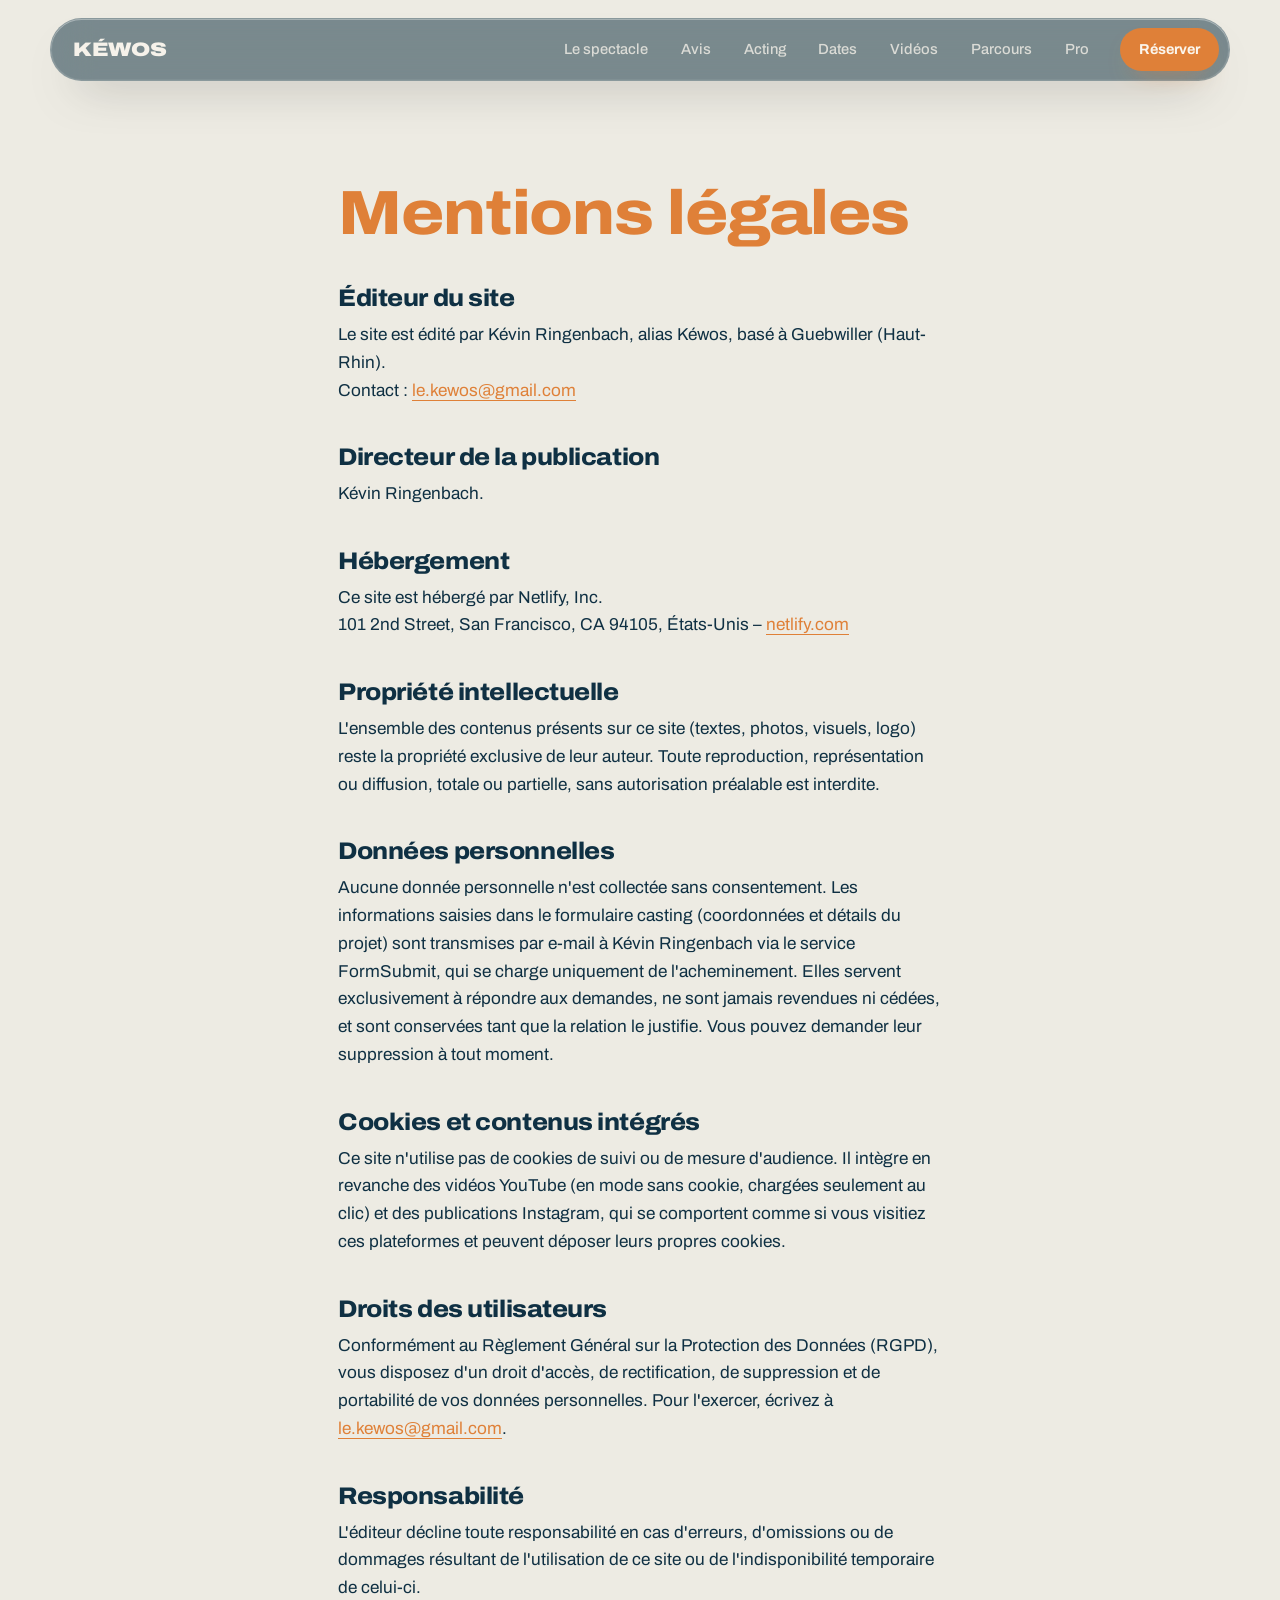
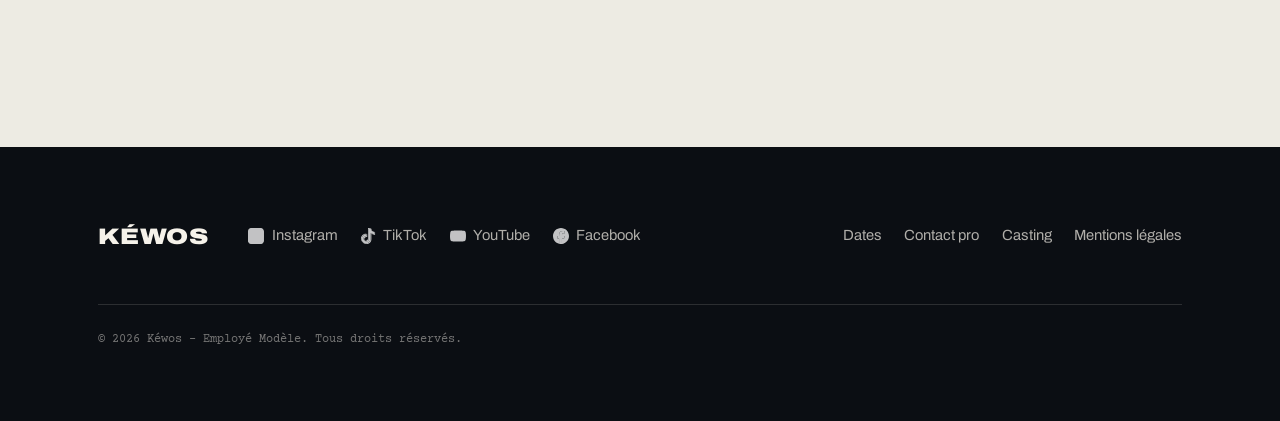
<file: mentions-legales.html>
<!DOCTYPE html>
<html lang="fr">
<head>
<meta charset="utf-8">
<meta name="viewport" content="width=device-width, initial-scale=1">
<title>Mentions légales – Kéwos</title>
<meta name="description" content="Mentions légales, hébergement et politique de données personnelles du site officiel de Kéwos.">
<meta name="robots" content="noindex">
<link rel="icon" href="favicon.svg" type="image/svg+xml">
<link rel="preconnect" href="https://fonts.googleapis.com">
<link rel="preconnect" href="https://fonts.gstatic.com" crossorigin>
<link href="https://fonts.googleapis.com/css2?family=Archivo:ital,wdth,wght@0,62..125,100..900;1,62..125,100..900&family=Courier+Prime:wght@400;700&family=Bangers&display=swap" rel="stylesheet">
<link rel="stylesheet" href="css/style.css">
</head>
<body class="page-legal">

<a class="skip" href="#contenu">Aller au contenu</a>

<header class="site-header" id="siteHeader">
  <div class="header-inner glass" data-glass>
    <a class="wordmark" href="index.html">Kéwos</a>

    <nav class="nav" id="nav" aria-label="Navigation principale">
      <span class="nav-pill" aria-hidden="true"></span>
      <a href="index.html#spectacle">Le spectacle</a>
      <a href="index.html#avis">Avis</a>
      <a href="index.html#acting">Acting</a>
      <a href="index.html#dates">Dates</a>
      <a href="index.html#videos">Vidéos</a>
      <a href="index.html#parcours">Parcours</a>
      <a href="index.html#pro">Pro</a>
    </nav>

    <a class="btn btn-solid header-cta" href="index.html#dates">Réserver</a>

    <button class="burger" id="burger" aria-expanded="false" aria-controls="menuMobile" aria-label="Ouvrir le menu">
      <span></span><span></span>
    </button>
  </div>

  <div class="menu-mobile glass" id="menuMobile" data-glass hidden>
    <a href="index.html#spectacle">Le spectacle</a>
    <a href="index.html#avis">Avis du public</a>
    <a href="index.html#acting">Acting</a>
    <a href="index.html#dates">Dates</a>
    <a href="index.html#videos">Vidéos</a>
    <a href="index.html#parcours">Parcours</a>
    <a href="index.html#pro">Contact pro</a>
    <a class="btn btn-solid" href="index.html#dates">Réserver une place</a>
  </div>
</header>

<main id="contenu">
  <section class="section">
    <div class="wrap legal">
      <h1 class="section-title">Mentions légales</h1>

      <h2>Éditeur du site</h2>
      <p>Le site est édité par Kévin Ringenbach, alias Kéwos, basé à Guebwiller (Haut-Rhin).<br>
      Contact : <a href="mailto:le.kewos@gmail.com">le.kewos@gmail.com</a></p>

      <h2>Directeur de la publication</h2>
      <p>Kévin Ringenbach.</p>

      <h2>Hébergement</h2>
      <p>Ce site est hébergé par Netlify, Inc.<br>
      101 2nd Street, San Francisco, CA 94105, États-Unis – <a href="https://www.netlify.com" target="_blank" rel="noopener">netlify.com</a></p>

      <h2>Propriété intellectuelle</h2>
      <p>L'ensemble des contenus présents sur ce site (textes, photos, visuels, logo) reste la propriété exclusive de leur auteur. Toute reproduction, représentation ou diffusion, totale ou partielle, sans autorisation préalable est interdite.</p>

      <h2>Données personnelles</h2>
      <p>Aucune donnée personnelle n'est collectée sans consentement. Les informations saisies dans le formulaire casting (coordonnées et détails du projet) sont transmises par e-mail à Kévin Ringenbach via le service FormSubmit, qui se charge uniquement de l'acheminement. Elles servent exclusivement à répondre aux demandes, ne sont jamais revendues ni cédées, et sont conservées tant que la relation le justifie. Vous pouvez demander leur suppression à tout moment.</p>

      <h2>Cookies et contenus intégrés</h2>
      <p>Ce site n'utilise pas de cookies de suivi ou de mesure d'audience. Il intègre en revanche des vidéos YouTube (en mode sans cookie, chargées seulement au clic) et des publications Instagram, qui se comportent comme si vous visitiez ces plateformes et peuvent déposer leurs propres cookies.</p>

      <h2>Droits des utilisateurs</h2>
      <p>Conformément au Règlement Général sur la Protection des Données (RGPD), vous disposez d'un droit d'accès, de rectification, de suppression et de portabilité de vos données personnelles. Pour l'exercer, écrivez à <a href="mailto:le.kewos@gmail.com">le.kewos@gmail.com</a>.</p>

      <h2>Responsabilité</h2>
      <p>L'éditeur décline toute responsabilité en cas d'erreurs, d'omissions ou de dommages résultant de l'utilisation de ce site ou de l'indisponibilité temporaire de celui-ci.</p>
    </div>
  </section>
</main>

<footer class="site-footer">
  <div class="wrap footer-inner">
    <a class="wordmark footer-mark" href="index.html">Kéwos</a>

    <nav class="footer-social" aria-label="Réseaux sociaux">
      <a href="https://www.instagram.com/le_kewos/" target="_blank" rel="noopener"><img src="images/icons/instagram.svg" alt="" aria-hidden="true">Instagram</a>
      <a href="https://www.tiktok.com/@le_kewos" target="_blank" rel="noopener"><img src="images/icons/tiktok.svg" alt="" aria-hidden="true">TikTok</a>
      <a href="https://www.youtube.com/@le_kewos" target="_blank" rel="noopener"><img src="images/icons/youtube.svg" alt="" aria-hidden="true">YouTube</a>
      <a href="https://www.facebook.com/profile.php?id=61577376923058" target="_blank" rel="noopener"><img src="images/icons/facebook.svg" alt="" aria-hidden="true">Facebook</a>
    </nav>

    <nav class="footer-links" aria-label="Liens utiles">
      <a href="index.html#dates">Dates</a>
      <a href="index.html#pro">Contact pro</a>
      <a href="casting.html">Casting</a>
      <a href="mentions-legales.html">Mentions légales</a>
    </nav>

    <p class="footer-legal">© <span id="year">2026</span> Kéwos – Employé Modèle. Tous droits réservés.</p>
  </div>
</footer>

<script src="js/main.js"></script>
</body>
</html>
</file>
<file: css/style.css>
/* =====================================================================
   KEWOS — EMPLOYÉ MODÈLE
   Direction artistique : le dossier RH contre la scène.
   Papier listing, tampons administratifs et lumière de salle.
   ===================================================================== */

/* ------------------------------ 1. Tokens ------------------------------ */
:root{
  --encre:      #0F3043;   /* bleu pétrole, texte et fonds sombres */
  --papier:     #EDEBE3;   /* papier bureau, légèrement grisé    */
  --listing:    #DDE5D9;   /* bande vert pâle du papier listing  */
  --tampon:     #DF8038;   /* orange, accent unique               */
  --tampon-vif: #EA9257;   /* survol des boutons                  */
  --tampon-doux:#F0A868;   /* variante lisible sur fond sombre    */
  --scene:      #0B0E13;   /* noir de salle                      */
  --encre-60:   rgba(15,48,67,.60);
  --encre-30:   rgba(15,48,67,.30);
  --encre-14:   rgba(15,48,67,.14);

  --display: "Archivo", "Helvetica Neue", Arial, sans-serif;
  --texte:   "Archivo", "Helvetica Neue", Arial, sans-serif;
  --machine: "Courier Prime", "Courier New", monospace;
  --comic:   "Bangers", "Archivo", cursive;

  --wrap: 1180px;
  --pad: clamp(1.25rem, 5vw, 3rem);
  --rythme: clamp(4.5rem, 10vw, 9rem);
  --radius: 18px;

  --ease-out: cubic-bezier(.16,1,.3,1);
  --ease-liquide: cubic-bezier(.34,1.4,.5,1);
}

/* ------------------------------ 2. Base ------------------------------ */
*,*::before,*::after{ box-sizing:border-box; }

html{ scroll-behavior:smooth; -webkit-text-size-adjust:100%; }

body{
  margin:0;
  background:var(--papier);
  color:var(--encre);
  font-family:var(--texte);
  font-variation-settings:"wdth" 100;
  font-size:clamp(1rem, .96rem + .2vw, 1.075rem);
  line-height:1.62;
  -webkit-font-smoothing:antialiased;
  overflow-x:hidden;
}

img{ max-width:100%; display:block; }
.nowrap{ white-space:nowrap; }
a{ color:inherit; }
button{ font:inherit; color:inherit; }

:focus-visible{
  outline:2px solid var(--tampon);
  outline-offset:3px;
  border-radius:4px;
}

.skip{
  position:absolute; left:-9999px; top:0; z-index:200;
  background:var(--encre); color:var(--papier); padding:.8rem 1.2rem;
}
.skip:focus{ left:1rem; top:1rem; }

.wrap{ width:100%; max-width:var(--wrap); margin-inline:auto; padding-inline:var(--pad); }

/* ------------------------------ 3. Typographie ------------------------------ */
h1,h2,h3{
  font-family:var(--display);
  font-weight:800;
  font-variation-settings:"wdth" 112;
  line-height:.95;
  letter-spacing:-.018em;
  margin:0;
  text-wrap:balance;
}

.section-title{
  font-size:clamp(2.1rem, 1.2rem + 3.4vw, 3.9rem);
  margin-bottom:.7em;
  color:var(--tampon);
}

.section-head{
  display:flex; flex-wrap:wrap; align-items:flex-end;
  justify-content:space-between; gap:1rem 3rem;
  margin-bottom:clamp(2rem,5vw,3.4rem);
}
.section-head .section-title{ margin-bottom:0; }
.section-note{
  margin:0; max-width:42ch;
  color:var(--encre-60);
  font-size:.95rem;
}
.section-note a{ color:var(--tampon); text-underline-offset:.22em; }

.prose p{ max-width:62ch; }
.prose-out{ font-weight:600; }

/* ------------------------------ 4. Verre liquide ------------------------------ */
/* Une seule recette, réutilisée : flou + saturation, arête haute éclairée,
   et un reflet spéculaire qui suit le curseur (variables --mx / --my). */
.glass{
  position:relative;
  isolation:isolate;
  background:rgba(15,48,67,.52);
  -webkit-backdrop-filter:blur(20px) saturate(185%);
  backdrop-filter:blur(20px) saturate(185%);
  border:1px solid rgba(255,255,255,.13);
  box-shadow:
    inset 0 1px 0 rgba(255,255,255,.34),
    inset 1px 0 0 rgba(255,255,255,.09),
    inset -1px 0 0 rgba(255,255,255,.09),
    inset 0 -1px 0 rgba(255,255,255,.05),
    0 24px 48px -28px rgba(0,0,0,.75);
}
.glass::after{
  content:"";
  position:absolute; inset:0; border-radius:inherit;
  pointer-events:none; z-index:2;
  background:radial-gradient(260px circle at var(--mx,50%) var(--my,0%),
              rgba(255,255,255,.20), rgba(255,255,255,0) 62%);
  opacity:var(--sheen,0);
  transition:opacity .4s var(--ease-out);
}
@supports not ((backdrop-filter:blur(1px)) or (-webkit-backdrop-filter:blur(1px))){
  .glass{ background:rgba(15,48,67,.92); }
}

/* ------------------------------ 5. Boutons ------------------------------ */
.btn{
  --lift:0;
  display:inline-flex; align-items:center; justify-content:center;
  gap:.5em;
  padding:.78em 1.5em;
  border-radius:999px;
  border:1px solid transparent;
  font-weight:700;
  font-size:.95rem;
  letter-spacing:.005em;
  text-decoration:none;
  cursor:pointer;
  transform:translateY(var(--lift));
  transition:transform .35s var(--ease-liquide), background-color .3s, color .3s, box-shadow .35s, border-color .3s;
}
.btn-lg{ padding:.95em 1.9em; font-size:1.02rem; }

.btn-solid{
  background:var(--tampon);
  color:#FBF6EE;
  box-shadow:0 12px 26px -16px rgba(223,128,56,.9);
}
.btn-solid:hover,.btn-solid:focus-visible{
  --lift:-2px;
  background:var(--tampon-vif);
  box-shadow:0 20px 34px -18px rgba(223,128,56,.95);
}

.btn-glass{
  background:rgba(255,255,255,.10);
  -webkit-backdrop-filter:blur(16px) saturate(170%);
  backdrop-filter:blur(16px) saturate(170%);
  border-color:rgba(255,255,255,.28);
  color:#FBF6EE;
  box-shadow:inset 0 1px 0 rgba(255,255,255,.4), 0 18px 34px -24px rgba(0,0,0,.8);
}
.btn-glass:hover,.btn-glass:focus-visible{
  --lift:-2px;
  background:rgba(255,255,255,.19);
  border-color:rgba(255,255,255,.45);
}

.btn-line{
  padding:.5em 1.15em;
  border-color:var(--encre-30);
  background:transparent;
  font-size:.88rem;
}
.btn-line:hover,.btn-line:focus-visible{
  background:var(--encre);
  border-color:var(--encre);
  color:var(--papier);
}

/* Lien à pastille de verre : la pastille se matérialise autour du mot au survol. */
.link-glass{
  display:inline-block;
  padding:.16em .62em;
  margin:-.16em -.62em;
  border-radius:999px;
  border:1px solid transparent;
  text-decoration:underline;
  text-decoration-thickness:1px;
  text-underline-offset:.22em;
  transition:background-color .35s var(--ease-out),
             border-color .35s var(--ease-out),
             box-shadow .35s var(--ease-out),
             text-decoration-color .3s,
             transform .45s var(--ease-liquide);
}
.link-glass:hover,.link-glass:focus-visible{
  transform:translateY(-1px);
  text-decoration-color:transparent;
  background:rgba(15,48,67,.07);
  border-color:rgba(15,48,67,.16);
  box-shadow:inset 0 1px 0 rgba(255,255,255,.95);
  -webkit-backdrop-filter:blur(14px) saturate(180%);
  backdrop-filter:blur(14px) saturate(180%);
}
.videos .link-glass:hover,.videos .link-glass:focus-visible,
.alerte .link-glass:hover,.alerte .link-glass:focus-visible{
  background:rgba(255,255,255,.16);
  border-color:rgba(255,255,255,.32);
  box-shadow:inset 0 1px 0 rgba(255,255,255,.55);
}

/* ------------------------------ 5b. Écran de choix (versus) ------------------------------ */
html.versus-locked,html.versus-locked body{ overflow:hidden; height:100%; }

.versus{
  position:fixed; inset:0; z-index:400;
  background:var(--scene);
  opacity:1;
  transition:opacity .6s var(--ease-out);
}
.versus.is-leaving{ opacity:0; pointer-events:none; }
.versus[hidden]{ display:none; }

.versus-inner{ position:relative; width:100%; height:100%; }

.versus-kicker{
  position:absolute; top:clamp(1.3rem,4vw,2.6rem); left:0; right:0; z-index:2;
  margin:0; text-align:center;
  font-family:var(--machine);
  font-size:.78rem; letter-spacing:.1em; text-transform:uppercase;
  color:rgba(246,242,234,.65);
}

.versus-choices{ position:relative; display:flex; width:100%; height:100%; }

.versus-choice{
  position:relative;
  flex:1;
  display:flex; flex-direction:column; align-items:center; justify-content:flex-end;
  margin:0; padding:0 1.5rem clamp(3rem,10vw,6rem);
  border:0; border-right:1px solid rgba(255,255,255,.14);
  background:none; cursor:pointer;
  overflow:hidden; isolation:isolate;
  color:#F6F2EA; text-align:center;
  -webkit-tap-highlight-color:transparent;
}
.versus-acting{ border-right:0; }

.versus-choice img{
  position:absolute; inset:0; z-index:-2;
  width:100%; height:100%; object-fit:cover;
  object-position:center 18%;
  transform:scale(1.03);
  transition:transform 1.4s var(--ease-out);
}
.versus-choice::before{
  content:""; position:absolute; inset:0; z-index:-1;
  background:linear-gradient(to top, rgba(11,14,19,.94) 12%, rgba(11,14,19,.25) 55%, rgba(11,14,19,.55) 100%);
}
.versus-choice:hover img,.versus-choice:focus-visible img{
  transform:scale(1);
}

.versus-label{
  display:block;
  font-family:var(--display); font-weight:900;
  font-variation-settings:"wdth" 122;
  text-transform:uppercase;
  font-size:clamp(1.8rem, 1rem + 3.4vw, 3.4rem);
  letter-spacing:-.02em;
  transition:transform .6s var(--ease-out), color .4s ease;
}
.versus-choice:hover .versus-label,.versus-choice:focus-visible .versus-label{
  transform:translateY(-6px);
  color:var(--tampon);
}
.versus-sub{
  display:block; margin-top:.5rem;
  font-family:var(--machine); font-size:.85rem;
  color:rgba(246,242,234,.65);
}

.versus-vs{
  position:absolute; top:50%; left:50%; z-index:3;
  transform:translate(-50%,-50%) rotate(-10deg);
  display:grid; place-items:center;
  width:clamp(3.8rem, 2.2vw + 3rem, 5.6rem); height:clamp(3.8rem, 2.2vw + 3rem, 5.6rem);
  border-radius:999px;
  border:3px solid var(--tampon);
  background:rgba(11,14,19,.75);
  -webkit-backdrop-filter:blur(10px); backdrop-filter:blur(10px);
  box-shadow:0 14px 30px -10px rgba(0,0,0,.6);
  color:var(--tampon);
  font-family:var(--comic); font-weight:400;
  font-size:clamp(2.1rem, 1.6vw + 1.6rem, 3.1rem);
  line-height:1;
  letter-spacing:.03em;
  -webkit-text-stroke:1.5px var(--encre);
  paint-order:stroke fill;
  cursor:default;
  transition:transform .9s var(--ease-out);
}
/* Tour complet au survol de la pastille : -10deg + 360 = 350deg, elle retombe
   donc exactement dans son inclinaison d'origine. */
.versus-vs:hover{
  transform:translate(-50%,-50%) rotate(350deg);
}

.versus-skip{
  position:absolute; bottom:clamp(1.1rem,4vw,2rem); left:50%; z-index:2;
  transform:translateX(-50%);
  background:none; border:0;
  color:rgba(246,242,234,.55);
  font-size:.85rem;
  text-decoration:underline; text-underline-offset:.22em;
  cursor:pointer; padding:.5rem .7rem;
}
.versus-skip:hover,.versus-skip:focus-visible{ color:#F6F2EA; }

@media (max-width:720px){
  .versus-choices{ flex-direction:column; }
  .versus-choice{
    border-right:0; border-bottom:1px solid rgba(255,255,255,.14);
    padding-bottom:2.2rem; justify-content:center;
  }
  .versus-acting{ border-bottom:0; }
  .versus-vs{ width:3.6rem; height:3.6rem; font-size:1.7rem; }
}

/* Pas de survol au tactile : les photos restent en couleur, pas de version ternie. */
@media (hover:none){
  .versus-choice img{ transform:none; }
}

@media (prefers-reduced-motion:reduce){
  .versus,.versus-choice img,.versus-label{ transition-duration:.01ms !important; }
}

/* ------------------------------ 6. En-tête ------------------------------ */
.site-header{
  position:fixed; inset:0 0 auto 0; z-index:100;
  padding:clamp(.7rem,2vw,1.15rem) var(--pad);
  pointer-events:none;
}
.header-inner{
  pointer-events:auto;
  max-width:var(--wrap); margin-inline:auto;
  display:flex; align-items:center; gap:1rem;
  padding:.55rem .6rem .55rem 1.35rem;
  border-radius:999px;
  transition:padding .4s var(--ease-out), background-color .4s;
}
.site-header.is-scrolled .header-inner{ background:rgba(15,48,67,.72); }

.wordmark{
  font-family:var(--display);
  font-weight:900;
  font-variation-settings:"wdth" 122;
  font-size:1.22rem;
  letter-spacing:.02em;
  text-transform:uppercase;
  text-decoration:none;
  color:#F6F2EA;
  margin-right:auto;
}

.nav{
  position:relative;
  display:flex; align-items:center; gap:.15rem;
}
.nav a{
  position:relative; z-index:1;
  padding:.55rem .95rem;
  border-radius:999px;
  font-size:.92rem;
  font-weight:500;
  color:rgba(246,242,234,.78);
  text-decoration:none;
  transition:color .3s;
  white-space:nowrap;
}
.nav a:hover,.nav a:focus-visible,.nav a.is-current{ color:#FFF; }

/* La pastille de verre qui glisse d'un lien à l'autre */
.nav-pill{
  position:absolute; top:0; left:0; z-index:0;
  height:100%; width:0;
  border-radius:999px;
  background:rgba(255,255,255,.15);
  border:1px solid rgba(255,255,255,.3);
  -webkit-backdrop-filter:blur(12px) saturate(200%) brightness(1.1);
  backdrop-filter:blur(12px) saturate(200%) brightness(1.1);
  box-shadow:inset 0 1px 0 rgba(255,255,255,.55), inset 0 -1px 0 rgba(255,255,255,.12);
  opacity:0;
  transform:translateX(0) scaleX(.7);
  transform-origin:left center;
  transition:transform .5s var(--ease-liquide), width .5s var(--ease-liquide), opacity .3s ease;
  pointer-events:none;
}
.nav.pill-on .nav-pill{ opacity:1; }

.header-cta{ padding:.62em 1.25em; font-size:.9rem; }

.burger{
  display:none;
  width:44px; height:38px;
  border:1px solid rgba(255,255,255,.22);
  border-radius:999px;
  background:rgba(255,255,255,.08);
  cursor:pointer;
  padding:0;
  flex-direction:column; align-items:center; justify-content:center; gap:5px;
}
.burger span{
  display:block; width:17px; height:1.5px; background:#F6F2EA; border-radius:2px;
  transition:transform .35s var(--ease-out), opacity .25s;
}
.burger[aria-expanded="true"] span:first-child{ transform:translateY(3.25px) rotate(45deg); }
.burger[aria-expanded="true"] span:last-child{ transform:translateY(-3.25px) rotate(-45deg); }

.menu-mobile{
  pointer-events:auto;
  max-width:var(--wrap); margin:.6rem auto 0;
  border-radius:22px;
  padding:.8rem;
  display:flex; flex-direction:column; gap:.15rem;
}
.menu-mobile[hidden]{ display:none; }
.menu-mobile a{
  padding:.85rem 1rem;
  border-radius:14px;
  color:rgba(246,242,234,.85);
  text-decoration:none;
  font-weight:500;
}
.menu-mobile a:hover{ background:rgba(255,255,255,.1); color:#fff; }
.menu-mobile .btn{ margin-top:.4rem; justify-content:center; }
.menu-mobile .btn:hover{ background:var(--tampon-vif); }

/* ------------------------------ 7. Hero ------------------------------ */
.hero{
  position:relative;
  min-height:100svh;
  display:flex; flex-direction:column; justify-content:flex-end;
  background:var(--scene);
  color:#F6F2EA;
  overflow:hidden;
  padding:0 0 clamp(1rem,3vw,2rem);
}
.hero-media{ position:absolute; inset:0; }
.hero-media img{
  width:100%; height:100%;
  object-fit:cover; object-position:center 28%;
  opacity:0;
  transform:scale(1.06);
  transition:opacity 1.4s ease, transform 2.4s var(--ease-out);
}
.hero-media img.is-loaded{ opacity:1; transform:scale(1); }
.hero-media::after{
  content:"";
  position:absolute; inset:0;
  background:
    linear-gradient(to top, rgba(11,14,19,.94) 6%, rgba(11,14,19,.55) 38%, rgba(11,14,19,.15) 66%, rgba(11,14,19,.6) 100%),
    linear-gradient(to right, rgba(11,14,19,.6), rgba(11,14,19,0) 62%);
}
/* Filet de secours si l'image n'est pas encore posée dans le dossier */
.hero-media.is-missing{
  background:
    repeating-linear-gradient(135deg, #10151C 0 22px, #0D1218 22px 44px);
}

.hero-body{
  position:relative; z-index:2;
  width:100%; max-width:var(--wrap);
  margin:0 auto; padding:0 var(--pad);
}
.hero-kicker{
  font-family:var(--machine);
  font-size:.82rem;
  letter-spacing:.06em;
  color:rgba(246,242,234,.72);
  margin:0 0 1.1rem;
  padding-left:2.6rem;
  position:relative;
}
.hero-kicker::before{
  content:""; position:absolute; left:0; top:.62em;
  width:2rem; height:1px; background:var(--tampon);
}
.hero-title{
  display:flex; flex-direction:column;
  font-variation-settings:"wdth" 124;
  font-weight:900;
  text-transform:uppercase;
  margin:0 0 1.3rem;
  letter-spacing:-.03em;
}
.hero-title .l1{
  font-size:clamp(1rem,.7rem + 1.1vw,1.5rem);
  letter-spacing:.42em;
  font-weight:700;
  color:var(--tampon);
  margin-bottom:.9rem;
}
.hero-title .l2{
  font-size:clamp(2.6rem, 1rem + 8vw, 7rem);
  line-height:.94;
}
.hero-pitch{
  max-width:46ch;
  color:rgba(246,242,234,.82);
  margin:0 0 2rem;
}
.hero-actions{ display:flex; flex-wrap:wrap; gap:.75rem; }

/* Entrée orchestrée au chargement */
.hero-kicker,.hero-title .l1,.hero-pitch,.hero-actions,.hero-next{
  opacity:0; transform:translateY(26px);
}
.hero.is-ready .hero-kicker,
.hero.is-ready .hero-title .l1,
.hero.is-ready .hero-pitch,
.hero.is-ready .hero-actions,
.hero.is-ready .hero-next{
  opacity:1; transform:none;
  transition:opacity .9s ease, transform 1s var(--ease-out);
}
.hero.is-ready .hero-kicker{ transition-delay:.15s; }
.hero.is-ready .hero-title .l1{ transition-delay:.25s; }
.hero.is-ready .hero-pitch{ transition-delay:1.55s; }
.hero.is-ready .hero-actions{ transition-delay:1.7s; }
.hero.is-ready .hero-next{ transition-delay:1.85s; }

/* Le grand titre s'écrit comme à la machine à écrire */
.type-line{
  display:block;
  width:max-content;
  clip-path:inset(0 100% 0 0);
}
.hero.is-ready .type-line:nth-child(1){
  animation:type-reveal .55s steps(7,end) .35s forwards;
}
.hero.is-ready .type-line:nth-child(2){
  animation:type-reveal .5s steps(6,end) .95s forwards;
}
@keyframes type-reveal{ to{ clip-path:inset(0 0% 0 0); } }

.l2 .type-line:last-child::after{
  content:"";
  display:inline-block;
  width:.07em; height:.75em;
  margin-left:.06em;
  background:var(--tampon);
  vertical-align:-.05em;
  opacity:0;
}
.hero.is-ready .l2 .type-line:last-child::after{
  animation:caret-blink .5s steps(2,jump-none) .35s 4 forwards;
}
@keyframes caret-blink{ 0%,100%{ opacity:0; } 50%{ opacity:1; } }

.hero-next{
  position:relative; z-index:2;
  width:calc(100% - var(--pad) * 2);
  max-width:var(--wrap);
  margin:clamp(2.4rem,6vw,4rem) auto 0;
  display:flex; flex-wrap:wrap; align-items:baseline; gap:.4rem 1.4rem;
  padding-top:1.1rem;
  border-top:1px solid rgba(246,242,234,.22);
  text-decoration:none;
  transition:border-color .35s;
}
.hero-next:hover{ border-color:rgba(246,242,234,.55); }
.hero-next-label{
  font-family:var(--machine); font-size:.78rem; letter-spacing:.08em;
  color:rgba(246,242,234,.6);
}
.hero-next-value{
  font-family:var(--display); font-weight:800; font-variation-settings:"wdth" 112;
  font-size:clamp(1.05rem,.9rem + .6vw,1.4rem);
}
.hero-next-cta{
  margin-left:auto; font-size:.86rem; color:var(--tampon); font-weight:700;
}

/* ------------------------------ 8. Sections ------------------------------ */
.section{ padding-block:var(--rythme); position:relative; }
section[id]{ scroll-margin-top:6.5rem; }

/* ------------------------------ 9. Le spectacle ------------------------------ */
.grid-spectacle{
  display:grid;
  grid-template-columns:minmax(0,1.15fr) minmax(0,.85fr);
  gap:clamp(2.5rem,6vw,5rem);
  align-items:start;
}

.fiche-meta{
  margin:0 0 2.2rem;
  border-top:1px solid var(--encre-14);
}
.fiche-meta > div{
  display:grid;
  grid-template-columns:minmax(9rem,32%) 1fr;
  gap:1rem;
  padding:.7rem 0;
  border-bottom:1px solid var(--encre-14);
}
.fiche-meta dt{
  font-family:var(--machine);
  font-size:.8rem;
  letter-spacing:.03em;
  color:var(--encre-60);
}
.fiche-meta dd{ margin:0; font-weight:600; }

.fiche .prose{ margin-bottom:2rem; }
.fiche .prose p{ margin:0 0 1.1em; }
.fiche-actions{ display:flex; flex-wrap:wrap; gap:.75rem; }
.fiche-docs{ margin:1.3rem 0 0; font-size:.94rem; color:var(--encre-60); }
.fiche-docs a{ color:var(--tampon); font-weight:600; text-underline-offset:.22em; }
.fiche-docs span{ font-family:var(--machine); font-size:.78rem; }

.affiche{
  margin:0;
  position:relative;
  padding:.8rem .8rem 0;
  background:#fff;
  border:1px solid var(--encre-14);
  box-shadow:0 30px 60px -40px rgba(15,48,67,.55);
  transform:rotate(-1.2deg);
  transition:transform .7s var(--ease-out), box-shadow .7s var(--ease-out);
}
.affiche:hover{
  transform:rotate(0deg) translateY(-6px);
  box-shadow:0 40px 70px -35px rgba(15,48,67,.65);
}
.affiche img{
  width:100%; aspect-ratio:2/3; object-fit:cover;
  background:repeating-linear-gradient(135deg,#E4E1D7 0 16px,#DCD9CE 16px 32px);
}
.affiche figcaption{
  font-family:var(--machine);
  font-size:.76rem;
  line-height:1.5;
  color:var(--encre-60);
  padding:.85rem .2rem;
}

/* ------------------------------ 9b. Acting ------------------------------ */
.acting{ background:var(--listing); }
.grid-acting{
  display:grid;
  grid-template-columns:minmax(0,.85fr) minmax(0,1.15fr);
  gap:clamp(2.5rem,6vw,5rem);
  align-items:start;
}
.acting-still{
  margin:0;
  position:relative;
  padding:.8rem .8rem 0;
  background:#fff;
  border:1px solid var(--encre-14);
  box-shadow:0 30px 60px -40px rgba(15,48,67,.55);
  transform:rotate(1.2deg);
  transition:transform .7s var(--ease-out), box-shadow .7s var(--ease-out);
}
.acting-still:hover{
  transform:rotate(0deg) translateY(-6px);
  box-shadow:0 40px 70px -35px rgba(15,48,67,.65);
}
.acting-still img{
  width:100%; aspect-ratio:3/4; object-fit:cover;
  object-position:center 20%;
  background:repeating-linear-gradient(135deg,#E4E1D7 0 16px,#DCD9CE 16px 32px);
}
.acting-still figcaption{
  font-family:var(--machine);
  font-size:.76rem;
  line-height:1.5;
  color:var(--encre-60);
  padding:.85rem .2rem;
}

/* Extrait télé (Scènes de ménages) : vignette du lecteur vidéo sur fond clair */
.acting-tv-kicker{
  margin:0 0 .8rem;
  font-family:var(--machine); font-size:.78rem; letter-spacing:.08em;
  text-transform:uppercase;
  color:var(--encre-60);
}
.acting-tv{ max-width:520px; margin-bottom:2rem; color:#F6F2EA; }

/* ------------------------------ 10. Dates ------------------------------ */
.dates{ background:var(--papier); }

.date-list{
  list-style:none; margin:0; padding:0;
  border-top:1px solid var(--encre-14);
}
.date-row{
  display:grid;
  grid-template-columns:minmax(6.5rem,8rem) 1fr auto;
  align-items:center;
  gap:1rem 1.6rem;
  padding:1.15rem clamp(.6rem,2vw,1.2rem);
  border-bottom:1px solid var(--encre-14);
  transition:background-color .35s ease;
}
/* Papier listing : une bande sur deux */
.date-row:nth-child(even){ background:var(--listing); }
.date-row:hover{ background:#E4E2D8; }
.date-row:nth-child(even):hover{ background:#D3DCCF; }

.date-when{
  font-family:var(--machine);
  display:flex; align-items:baseline; gap:.4rem;
  color:var(--encre);
}
.date-when .d{ font-size:1.65rem; font-weight:700; line-height:1; }
.date-when .m{ font-size:.95rem; }
.date-when .y{ font-size:.78rem; color:var(--encre-60); }

.date-where{ display:flex; flex-direction:column; gap:.1rem; min-width:0; }
.date-where strong{
  font-family:var(--display); font-weight:800; font-variation-settings:"wdth" 110;
  font-size:1.22rem; letter-spacing:-.01em;
}
.date-where em{ font-style:normal; font-size:.9rem; color:var(--encre-60); }

.date-status{ justify-self:end; }

/* Affiché par le script quand toutes les dates sont passées */
.date-empty{
  padding:1.6rem clamp(.6rem,2vw,1.2rem);
  border-bottom:1px solid var(--encre-14);
  color:var(--encre-60);
}
.date-empty a{ color:var(--tampon); text-underline-offset:.22em; }

/* Tampon administratif */
.stamp{
  display:inline-block;
  font-family:var(--machine);
  font-weight:700;
  font-size:.78rem;
  letter-spacing:.08em;
  text-transform:uppercase;
  color:var(--tampon);
  border:2px solid var(--tampon);
  border-radius:3px;
  padding:.3em .7em;
  transform:rotate(-7deg);
  opacity:.9;
}
.stamp-last{ color:var(--encre); border-color:var(--encre); transform:rotate(4deg); }

/* Le moment mémorable : les tampons s'abattent quand la ligne apparaît */
[data-reveal] .stamp{ transform:rotate(-7deg) scale(1.9); opacity:0; }
[data-reveal].is-in .stamp{
  transform:rotate(-7deg) scale(1); opacity:.9;
  transition:transform .32s cubic-bezier(.3,1.6,.5,1) .1s, opacity .2s ease .1s;
}
[data-reveal] .stamp-last{ transform:rotate(4deg) scale(1.9); }
[data-reveal].is-in .stamp-last{ transform:rotate(4deg) scale(1); }

/* ------------------------------ 10b. Avis du public ------------------------------ */
.avis-stats{
  display:grid;
  grid-template-columns:repeat(3,minmax(0,1fr));
  margin:0 0 clamp(2.5rem,6vw,4rem);
  border-block:1px solid var(--encre-14);
}
/* Le chiffre au-dessus de sa légende, sans casser l'ordre dt/dd */
.avis-stats > div{
  display:flex; flex-direction:column-reverse; justify-content:flex-end;
  padding:1.4rem .2rem;
}
.avis-stats > div + div{
  border-left:1px solid var(--encre-14);
  padding-left:clamp(.8rem,3vw,2rem);
}
.avis-stats dd{
  margin:0;
  font-family:var(--display);
  font-weight:900;
  font-variation-settings:"wdth" 120;
  font-size:clamp(1.6rem, 1rem + 3.6vw, 4rem);
  line-height:1;
  letter-spacing:-.02em;
  color:var(--tampon);
}
.avis-stats dt{
  margin-top:.55rem;
  font-family:var(--machine);
  font-size:.76rem;
  line-height:1.35;
  color:var(--encre-60);
}

.avis-grid{
  display:grid;
  grid-template-columns:repeat(auto-fit,minmax(260px,1fr));
  gap:clamp(1rem,2.5vw,1.6rem);
}
.avis{
  margin:0;
  display:flex; flex-direction:column;
  padding:1.5rem 1.4rem 1.3rem;
  background:#FFFDF8;
  border:1px solid var(--encre-14);
  border-radius:8px;
  box-shadow:0 30px 50px -45px rgba(15,48,67,.6);
}
.avis-stars{
  margin:0 0 .7rem;
  font-size:1rem;
  letter-spacing:.18em;
  color:var(--tampon);
}
.avis h3{
  font-size:1.25rem;
  margin-bottom:.7rem;
  font-variation-settings:"wdth" 108;
}
.avis blockquote{ flex:1; margin:0 0 1.2rem; }
.avis blockquote p{ margin:0; font-size:.96rem; }
.avis figcaption{
  font-family:var(--machine);
  font-size:.82rem;
  color:var(--encre-60);
}
.avis figcaption::before{ content:"— "; }

.avis figcaption span{ opacity:.75; }
.avis-source{ margin:1.8rem 0 0; font-size:.95rem; color:var(--encre-60); }

/* Sur téléphone, trois colonnes sont trop étroites : une ligne par chiffre */
@media (max-width:520px){
  .avis-stats{ grid-template-columns:1fr; }
  .avis-stats > div{
    flex-direction:row-reverse; justify-content:flex-end; align-items:baseline;
    gap:1rem;
    padding:1rem 0;
  }
  .avis-stats > div + div{ border-left:0; border-top:1px solid var(--encre-14); padding-left:0; }
  .avis-stats dd{ min-width:3.6em; flex-shrink:0; white-space:nowrap; font-size:1.9rem; }
  .avis-stats dt{ margin-top:0; }
}

/* Variante sur fond encre (accueil) : les cartes restent sur papier */
.avis-section{ background:var(--encre); color:#F6F2EA; }
.avis-section .section-note{ color:rgba(246,242,234,.65); }
.avis-section .avis-stats{ border-color:rgba(246,242,234,.16); }
.avis-section .avis-stats > div + div{ border-color:rgba(246,242,234,.16); }
.avis-section .avis-stats dd{ color:var(--tampon-doux); }
.avis-section .avis-stats dt{ color:rgba(246,242,234,.62); }
.avis-section .avis{ color:var(--encre); box-shadow:0 30px 50px -40px rgba(0,0,0,.8); }
.avis-section .avis-source{ color:rgba(246,242,234,.7); }
.avis-section .avis-source a{ color:var(--tampon-doux); text-underline-offset:.22em; }

/* ------------------------------ 11. Vidéos ------------------------------ */
.videos{ background:var(--scene); color:#F6F2EA; }
.videos .section-note{ color:rgba(246,242,234,.62); }
.videos .section-note a{ color:var(--tampon-doux); }

/* Deux vignettes par ligne : assez grandes pour que les titres tiennent. */
.video-grid{
  display:grid;
  grid-template-columns:repeat(2,minmax(0,1fr));
  gap:clamp(1rem,2.5vw,1.6rem);
}
@media (max-width:640px){
  .video-grid{ grid-template-columns:1fr; }
}
.shorts-grid{
  display:grid;
  grid-template-columns:repeat(auto-fit,minmax(150px,1fr));
  gap:clamp(1rem,2.5vw,1.6rem);
  max-width:640px;
}
.video{ margin:0; }
.video-short .video-play img{ aspect-ratio:9/16; }
.video-short .video-icon{ aspect-ratio:9/16; }
.video-short .video-icon::before{ width:46px; height:46px; background:rgba(11,14,19,.55); }
.video-short .video-icon::after{ width:12px; height:14px; margin-left:2px; }
.video-play{
  position:relative;
  display:block; width:100%; padding:0;
  border:1px solid rgba(255,255,255,.12);
  border-radius:14px;
  overflow:hidden;
  background:#11161D;
  cursor:pointer;
  text-align:left;
  transition:border-color .4s, transform .5s var(--ease-liquide);
}
.video-play img{
  width:100%; aspect-ratio:16/9; object-fit:cover;
  transition:transform .7s var(--ease-out), opacity .4s;
  opacity:.78;
}
.video-play:hover{ transform:translateY(-4px); border-color:rgba(255,255,255,.32); }
.video-play:hover img{ transform:scale(1.05); opacity:1; }

/* Le repère se cale sur la vignette (16/9), pas sur la carte entière. */
.video-icon{
  position:absolute; inset:0 0 auto 0;
  aspect-ratio:16/9;
  display:grid; place-items:center;
  pointer-events:none;
}
.video-icon::before{
  content:"";
  grid-area:1/1;
  width:62px; height:62px; border-radius:999px;
  background:rgba(255,255,255,.16);
  border:1px solid rgba(255,255,255,.36);
  -webkit-backdrop-filter:blur(14px) saturate(180%);
  backdrop-filter:blur(14px) saturate(180%);
  box-shadow:inset 0 1px 0 rgba(255,255,255,.55);
  transition:transform .45s var(--ease-liquide), background-color .3s;
}
.video-icon::after{
  content:"";
  grid-area:1/1;
  align-self:center; justify-self:center;
  width:16px; height:18px;
  margin-left:3px;
  background:#FBF6EE;
  clip-path:polygon(0 0, 100% 50%, 0 100%);
}
.video-play:hover .video-icon::before{ transform:scale(1.12); background:rgba(255,255,255,.26); }

.video-label{
  display:flex; align-items:baseline; justify-content:space-between; gap:1rem;
  padding:.95rem 1.1rem;
  font-weight:600;
}
.video-label em{
  font-style:normal; font-family:var(--machine);
  font-size:.75rem; color:rgba(246,242,234,.55);
}

.videos-kicker{
  font-family:var(--machine); font-size:.78rem; letter-spacing:.08em;
  text-transform:uppercase;
  color:rgba(246,242,234,.55);
  margin:0 0 1rem;
}
.video-grid + .videos-kicker,.shorts-grid + .videos-kicker{ margin-top:3rem; }

/* Reels/posts Instagram intégrés tels quels : on encadre la carte que fournit
   embed.js (elle gère sa propre largeur) sans toucher à son contenu interne. */
.insta-grid{
  display:grid;
  grid-template-columns:repeat(auto-fit,minmax(280px,1fr));
  gap:clamp(1rem,2.5vw,1.6rem);
  justify-items:center;
}
.insta-card{ margin:0; width:100%; max-width:400px; }
.insta-card iframe{ border-radius:14px !important; }
/* Avant que embed.js n'ait tourné (JS lent/coupé) : évite un bloc blanc énorme. */
.insta-card blockquote.instagram-media{
  min-width:0 !important; width:100% !important; max-width:100% !important;
  background:#11161D !important; border:1px solid rgba(255,255,255,.12) !important;
  border-radius:14px !important;
}
.insta-card blockquote.instagram-media a{
  display:block; padding:2.4rem 1.1rem; color:#F6F2EA; text-decoration:none; font-weight:600;
}

.videos-more{ margin:2.6rem 0 0; color:rgba(246,242,234,.72); }

/* ------------------------------ 12. Parcours ------------------------------ */
.grid-parcours{
  display:grid;
  grid-template-columns:minmax(0,.9fr) minmax(0,1.1fr);
  gap:clamp(2.5rem,6vw,5rem);
  align-items:start;
}
.parcours-intro p{ max-width:44ch; color:var(--encre-60); }

.portrait{ margin:2rem 0 0; overflow:hidden; }
.portrait img{
  width:100%; aspect-ratio:4/5; object-fit:cover;
  object-position:center 15%;
  background:repeating-linear-gradient(135deg,#E4E1D7 0 16px,#DCD9CE 16px 32px);
  transition:transform .6s var(--ease-out);
}
.portrait:hover img{ transform:scale(1.06); }

.cv{ list-style:none; margin:0; padding:0; position:relative; }
.cv::before{
  content:""; position:absolute; left:.42rem; top:.6rem; bottom:2.6rem;
  width:1px; background:var(--encre-14);
}
.cv-item{
  position:relative;
  padding:0 0 2.1rem 2.6rem;
}
.cv-item::before{
  content:""; position:absolute; left:0; top:.42rem;
  width:.85rem; height:.85rem; border-radius:999px;
  background:var(--papier);
  border:2px solid var(--encre-30);
}
.cv-now::before{ background:var(--tampon); border-color:var(--tampon); }
.cv-year{
  font-family:var(--machine); font-size:.82rem; letter-spacing:.05em;
  color:var(--encre-60);
}
.cv-item h3{ font-size:1.4rem; margin:.15rem 0 .3rem; font-variation-settings:"wdth" 108; }
.cv-item p{ margin:0; color:var(--encre-60); max-width:46ch; }
.cv-now h3{ color:var(--tampon); }

/* ------------------------------ 13. Alerte ------------------------------ */
.alerte{ background:var(--encre); color:#F6F2EA; }
.alerte-inner{
  display:grid;
  grid-template-columns:minmax(0,1fr) minmax(0,1fr);
  gap:clamp(2rem,5vw,4rem);
  align-items:start;
}
.alerte p{ color:rgba(246,242,234,.7); max-width:44ch; }

.alerte-form{ display:flex; flex-direction:column; gap:1rem; }
.field{ display:flex; flex-direction:column; gap:.4rem; }
.field span{
  font-family:var(--machine); font-size:.78rem; letter-spacing:.05em;
  color:rgba(246,242,234,.6);
}
.field input{
  font:inherit; color:#F6F2EA;
  background:rgba(255,255,255,.06);
  border:1px solid rgba(255,255,255,.18);
  border-radius:12px;
  padding:.85rem 1rem;
  transition:border-color .3s, background-color .3s;
}
.field input::placeholder{ color:rgba(246,242,234,.35); }
.field input:focus{
  outline:none;
  border-color:rgba(255,255,255,.55);
  background:rgba(255,255,255,.1);
}
.check{
  display:flex; gap:.7rem; align-items:flex-start;
  font-size:.86rem; color:rgba(246,242,234,.65);
  max-width:46ch;
}
.check input{ margin-top:.25rem; accent-color:var(--tampon); }
.alerte-form .btn{ align-self:flex-start; }
.form-msg{ margin:0; font-size:.88rem; color:#8FCB9B; min-height:1.2em; }
.form-msg.is-error{ color:#F2A38A; }
.form-msg a{ color:inherit; text-underline-offset:.2em; }

/* Champ piège anti-robots : invisible pour les humains */
.hp{
  position:absolute !important;
  left:-9999px;
  width:1px; height:1px;
  overflow:hidden;
}

/* ------------------------------ 14. Pro ------------------------------ */
.grid-pro{
  display:grid;
  grid-template-columns:minmax(0,1.3fr) minmax(0,.7fr);
  gap:clamp(2.5rem,6vw,5rem);
  align-items:start;
}
.pro-grid{
  display:grid;
  grid-template-columns:repeat(auto-fit,minmax(240px,1fr));
  gap:clamp(1.5rem,4vw,3rem);
}
.pro-card{ border-top:2px solid var(--encre); padding-top:1.1rem; }
.pro-card h3{ font-size:1.25rem; margin-bottom:.5rem; font-variation-settings:"wdth" 108; }
.pro-card p{ margin:0 0 1rem; color:var(--encre-60); font-size:.94rem; max-width:34ch; }

.contact-still{
  margin:0;
  position:relative;
  padding:.8rem .8rem 0;
  background:#fff;
  border:1px solid var(--encre-14);
  box-shadow:0 30px 60px -40px rgba(15,48,67,.55);
  transform:rotate(-1deg);
  transition:transform .7s var(--ease-out), box-shadow .7s var(--ease-out);
}
.contact-still:hover{
  transform:rotate(0deg) translateY(-6px);
  box-shadow:0 40px 70px -35px rgba(15,48,67,.65);
}
.contact-still img{
  width:100%; aspect-ratio:3/4; object-fit:cover;
  object-position:center 15%;
  background:repeating-linear-gradient(135deg,#E4E1D7 0 16px,#DCD9CE 16px 32px);
}
.contact-still figcaption{
  font-family:var(--machine);
  font-size:.76rem;
  line-height:1.5;
  color:var(--encre-60);
  padding:.85rem .2rem;
}

/* ------------------------------ 15. Pied de page ------------------------------ */
.site-footer{
  background:var(--scene); color:rgba(246,242,234,.7);
  padding-block:clamp(3rem,6vw,4.5rem);
  font-size:.92rem;
}
.footer-inner{
  display:grid;
  grid-template-columns:auto 1fr auto;
  gap:1.5rem 2.5rem;
  align-items:center;
}
.footer-mark{ color:#F6F2EA; font-size:1.4rem; margin:0; }
.footer-social,.footer-links{ display:flex; flex-wrap:wrap; gap:.4rem 1.4rem; }
.footer-social a,.footer-links a{
  display:inline-flex; align-items:center; gap:.5em;
  text-decoration:none;
  border-bottom:1px solid transparent;
  padding-bottom:2px;
  transition:color .3s, border-color .3s;
}
.footer-social a:hover,.footer-links a:hover{ color:#F6F2EA; border-color:currentColor; }
.footer-social img{
  width:16px; height:16px;
  filter:brightness(0) invert(1);
  opacity:.75;
  transition:opacity .3s;
}
.footer-social a:hover img{ opacity:1; }
.footer-legal{
  grid-column:1/-1;
  margin:1.5rem 0 0; padding-top:1.5rem;
  border-top:1px solid rgba(246,242,234,.14);
  font-family:var(--machine); font-size:.78rem;
  color:rgba(246,242,234,.45);
}

/* ------------------------------ 16. Lecteur vidéo ------------------------------ */
.lightbox{
  border:0; padding:0; background:transparent;
  width:min(1000px,92vw);
  color:#F6F2EA;
  /* Une <dialog> rogne ce qui dépasse : sans ça, le contour de focus du bouton est coupé. */
  overflow:visible;
}
.lightbox.is-vertical{ width:min(420px,92vw); }
.lightbox::backdrop{ background:rgba(6,8,11,.86); -webkit-backdrop-filter:blur(8px); backdrop-filter:blur(8px); }
.lightbox-frame{ position:relative; aspect-ratio:16/9; border-radius:14px; overflow:hidden; background:#000; }
/* Le focus d'ouverture se pose sur le lecteur (autofocus) et non sur « Fermer » */
.lightbox-frame:focus{ outline:none; }
.lightbox-frame iframe{ width:100%; height:100%; border:0; }
.lightbox-frame video{ display:block; width:100%; height:100%; background:#000; }
.lightbox-close{
  display:block; margin:0 0 .8rem auto;
  min-height:44px;
  background:rgba(255,255,255,.12);
  border:1px solid rgba(255,255,255,.3);
  -webkit-backdrop-filter:blur(14px); backdrop-filter:blur(14px);
  border-radius:999px; padding:.6rem 1.3rem;
  font-size:.92rem; font-weight:600; cursor:pointer;
}
.lightbox-close:hover{ background:rgba(255,255,255,.22); }

/* ------------------------------ 17. Apparition au scroll ------------------------------ */
[data-reveal]{
  opacity:0;
  transform:translateY(20px);
  transition:opacity .75s ease, transform .85s var(--ease-out);
  transition-delay:calc(var(--i,0) * 55ms);
}
[data-reveal].is-in{ opacity:1; transform:none; }

/* ------------------------------ 18. Responsive ------------------------------ */
@media (max-width:1000px){
  .grid-spectacle,.grid-acting,.grid-parcours,.alerte-inner,.grid-pro{ grid-template-columns:1fr; }
  .affiche,.acting-still,.contact-still{ max-width:420px; }
  .portrait{ max-width:380px; }
}

@media (max-width:860px){
  .nav,.header-cta{ display:none; }
  .burger{ display:flex; }
  .header-inner{ padding:.5rem .5rem .5rem 1.15rem; }
  .footer-inner{ grid-template-columns:1fr; align-items:start; }
}

@media (max-width:640px){
  .hero-next{ padding-top:.9rem; }
  .hero-next-cta{ margin-left:0; width:100%; }
  .date-row{
    grid-template-columns:1fr auto;
    row-gap:.55rem;
    padding-block:1.3rem;
  }
  .date-when{ grid-column:1/-1; }
  .date-where{ grid-column:1; }
  .date-status{ grid-column:2; }
  .fiche-meta > div{ grid-template-columns:1fr; gap:.15rem; }
  .video-label{ flex-direction:column; gap:.2rem; }
}

/* ------------------------------ 19. Mouvement réduit ------------------------------ */
@media (prefers-reduced-motion:reduce){
  html{ scroll-behavior:auto; }
  *,*::before,*::after{
    animation-duration:.01ms !important;
    animation-iteration-count:1 !important;
    transition-duration:.01ms !important;
  }
  [data-reveal]{ opacity:1; transform:none; }
  .hero-kicker,.hero-title .l1,.hero-pitch,.hero-actions,.hero-next{ opacity:1; transform:none; }
  .type-line{ clip-path:none; }
  .l2 .type-line:last-child::after{ opacity:0; }
  .hero-media img{ opacity:1; transform:none; }
  [data-reveal] .stamp{ opacity:.9; transform:rotate(-7deg); }
  [data-reveal] .stamp-last{ transform:rotate(4deg); }
}

/* ------------------------------ 20. Page intérieure ------------------------------ */
.page-legal .section{ padding-top:calc(var(--rythme) + 3.5rem); }
.legal{ max-width:70ch; }
.legal h2{ font-size:1.5rem; margin:2.6rem 0 .7rem; font-variation-settings:"wdth" 108; }
.legal h2:first-of-type{ margin-top:1.8rem; }
.legal p,.legal ul{ margin:0 0 1em; }
.legal ul{ padding-left:1.1rem; }
.legal a{ color:var(--tampon); text-underline-offset:.22em; }
.legal a.btn-solid{ color:#FBF6EE; text-decoration:none; }
.legal-kicker{ margin:0 0 .8rem; font-family:var(--machine); font-size:.82rem; letter-spacing:.06em; color:var(--encre-60); }

/* ------------------------------ 21. Page casting ------------------------------ */
.page-casting .section{ padding-top:calc(var(--rythme) + 3.5rem); }
.casting-intro{ max-width:60ch; margin:0 0 clamp(2rem,5vw,3rem); color:var(--encre-60); }

.grid-casting{
  display:grid;
  grid-template-columns:minmax(0,1.45fr) minmax(0,.75fr);
  gap:clamp(2rem,5vw,4rem);
  align-items:start;
}

/* Formulaire sur papier : mêmes champs que l'alerte, version claire */
.form-light{
  display:flex; flex-direction:column; gap:2.2rem;
  padding:clamp(1.4rem,4vw,2.6rem);
  background:#FFFDF8;
  border:1px solid var(--encre-14);
  border-radius:8px;
  box-shadow:0 40px 70px -45px rgba(15,48,67,.6);
}
.form-light fieldset{ min-width:0; margin:0; padding:0; border:0; }
.form-light legend{
  padding:0; margin-bottom:1.1rem;
  font-family:var(--machine);
  font-weight:700;
  font-size:.8rem;
  letter-spacing:.1em;
  text-transform:uppercase;
  color:var(--tampon);
}
.form-grid{
  align-items:end;
  display:grid;
  grid-template-columns:repeat(2,minmax(0,1fr));
  gap:1rem 1.2rem;
}
.form-grid .field-full{ grid-column:1/-1; }

.form-light .field span{ color:var(--encre-60); }
.form-light .field span small{ font-size:inherit; opacity:.75; }
.form-light .req{ color:var(--tampon); }
.form-light .field input,
.form-light .field select,
.form-light .field textarea{
  width:100%;
  font:inherit;
  color:var(--encre);
  background:#fff;
  border:1px solid var(--encre-14);
  border-radius:12px;
  padding:.8rem .95rem;
  transition:border-color .3s, box-shadow .3s;
}
.form-light .field textarea{ min-height:7.5rem; resize:vertical; }
.form-light .field select{
  appearance:none;
  padding-right:2.6rem;
  background:#fff url("data:image/svg+xml,%3Csvg xmlns='http://www.w3.org/2000/svg' width='12' height='8' viewBox='0 0 12 8'%3E%3Cpath d='M1 1l5 5 5-5' fill='none' stroke='%230F3043' stroke-width='1.6'/%3E%3C/svg%3E") no-repeat right 1rem center;
}
.form-light .field input::placeholder,
.form-light .field textarea::placeholder{ color:rgba(15,48,67,.38); }
.form-light .field input:focus,
.form-light .field select:focus,
.form-light .field textarea:focus{
  outline:none;
  background-color:#fff;
  border-color:var(--encre);
  box-shadow:0 0 0 3px rgba(223,128,56,.25);
}
.form-light .check{ max-width:none; color:var(--encre-60); }
.form-light .check a{ color:var(--tampon); text-underline-offset:.2em; }

.form-foot{ display:flex; flex-wrap:wrap; align-items:center; gap:1rem 1.5rem; }
.form-note{ margin:0; font-family:var(--machine); font-size:.76rem; color:var(--encre-60); }
.form-light .form-msg{ flex-basis:100%; color:#2E7D4F; }
.form-light .form-msg.is-error{ color:#B3412A; }

/* Pas de position collante : le profil est plus haut que l'écran et ses boutons resteraient cachés. */
.casting-aside .acting-still{ margin-bottom:1.8rem; transform:rotate(1deg); }
.casting-aside .acting-still img{ aspect-ratio:4/5; }
.casting-aside h2{ font-size:1.4rem; margin-bottom:1rem; font-variation-settings:"wdth" 108; }
.casting-aside .fiche-meta{ margin-bottom:1.6rem; }
.casting-aside .fiche-meta > div{ grid-template-columns:minmax(6.5rem,38%) 1fr; }
.casting-aside .fiche-meta a{ color:var(--tampon); text-underline-offset:.2em; }

@media (max-width:1000px){
  .grid-casting{ grid-template-columns:1fr; }
  .casting-aside{ max-width:520px; }
}
@media (max-width:640px){
  .form-grid{ grid-template-columns:1fr; }
}
</file>
